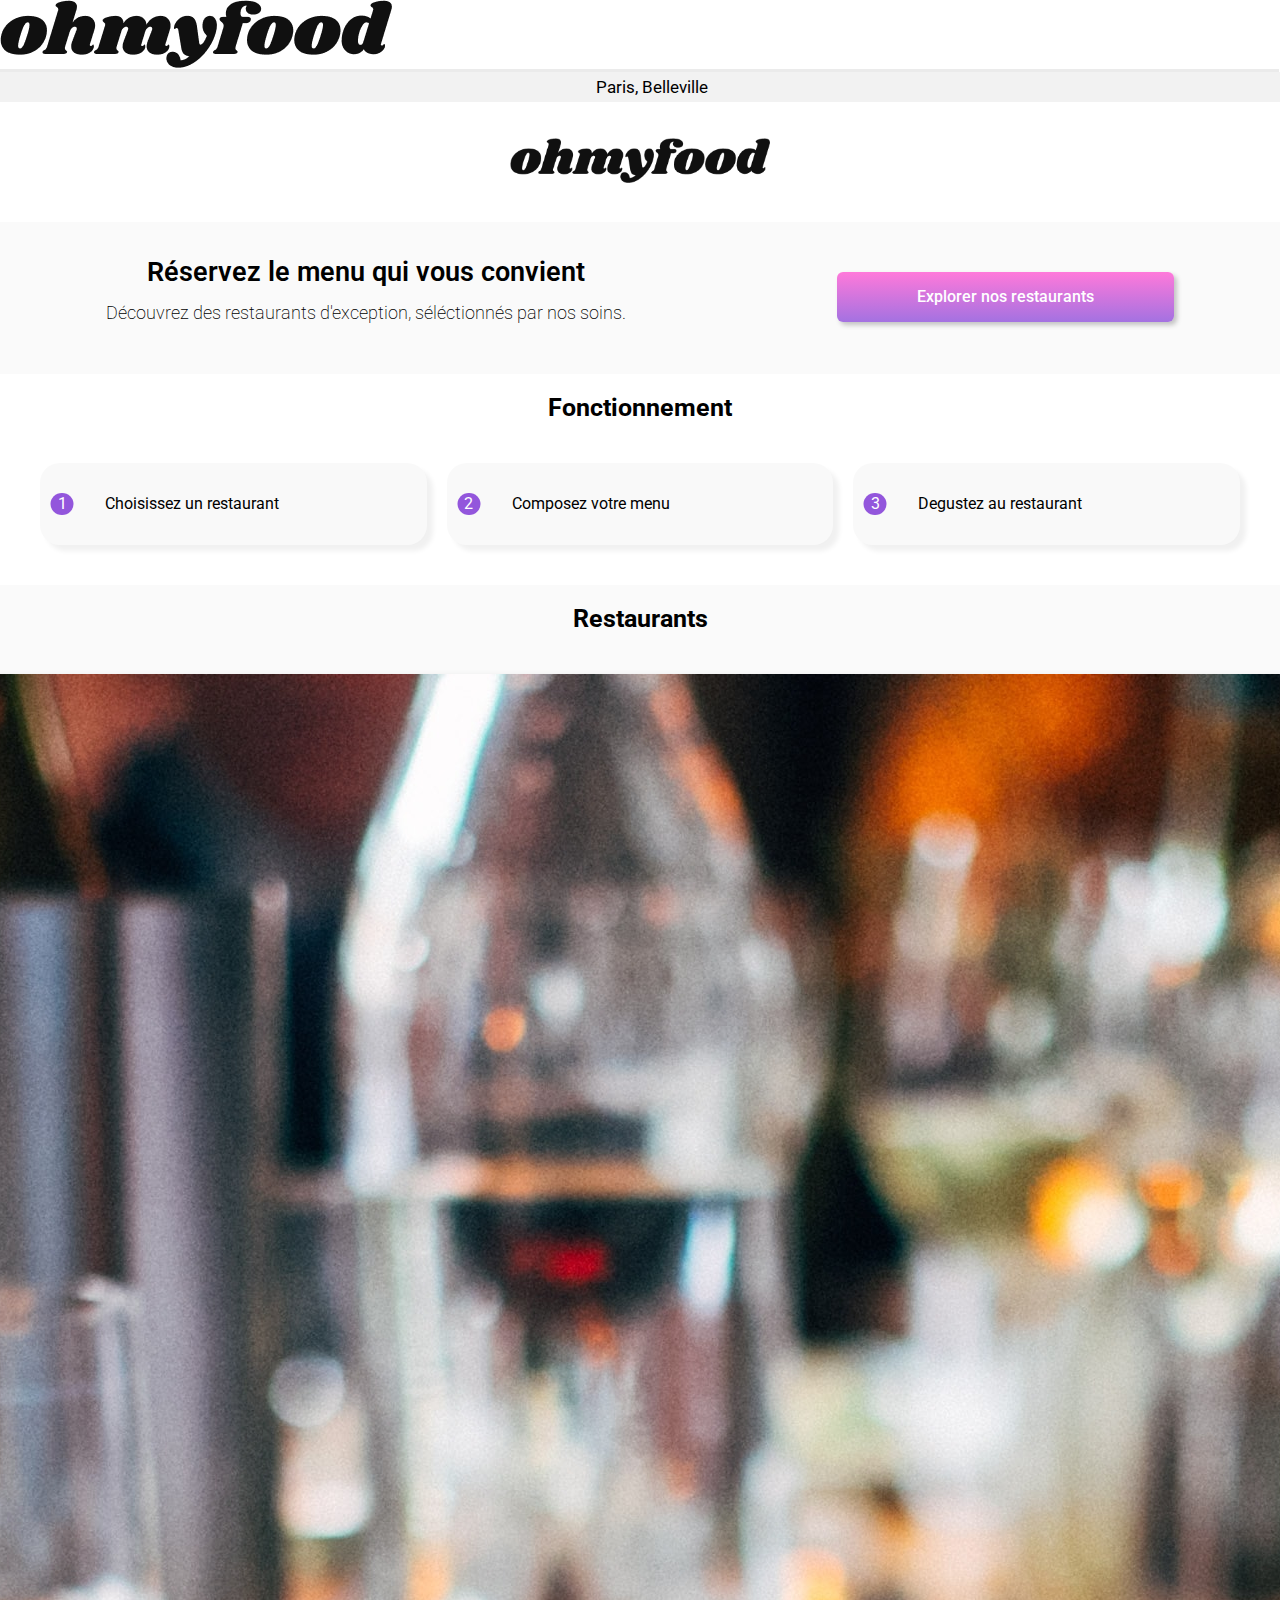
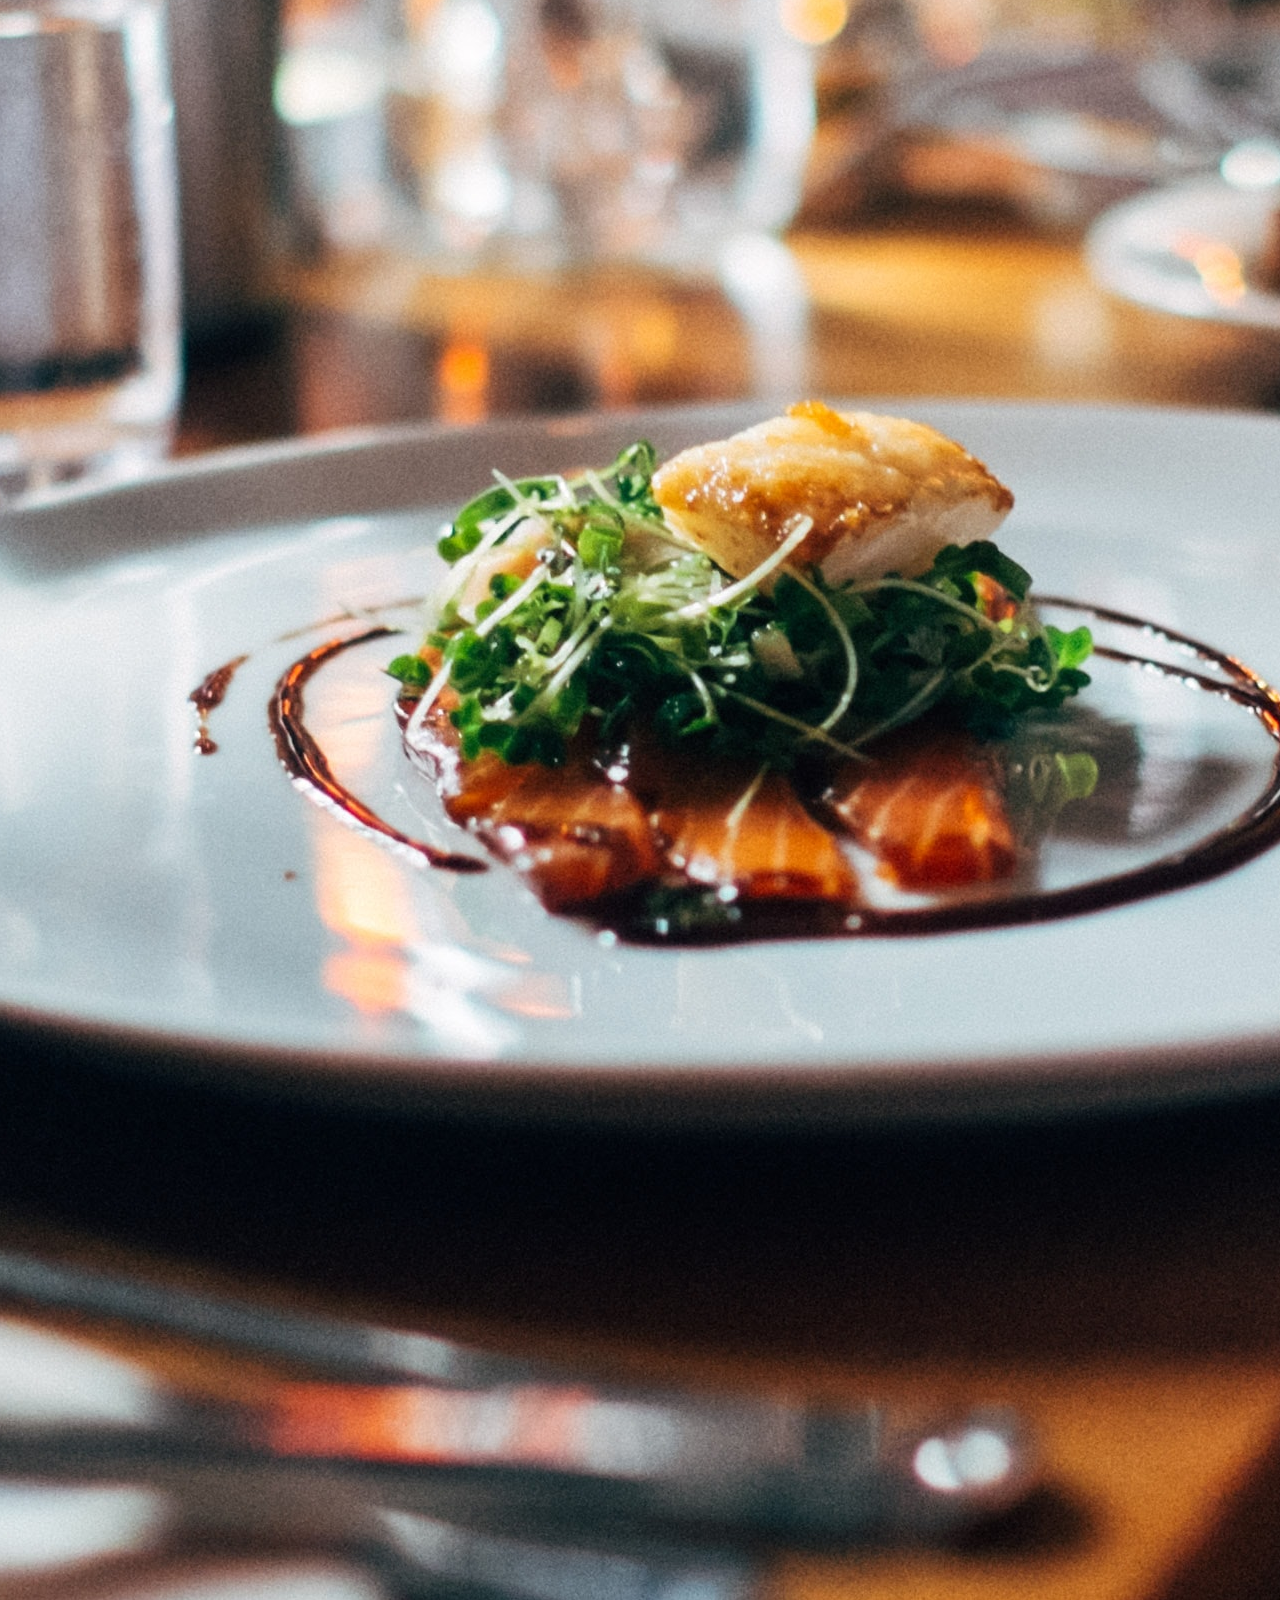
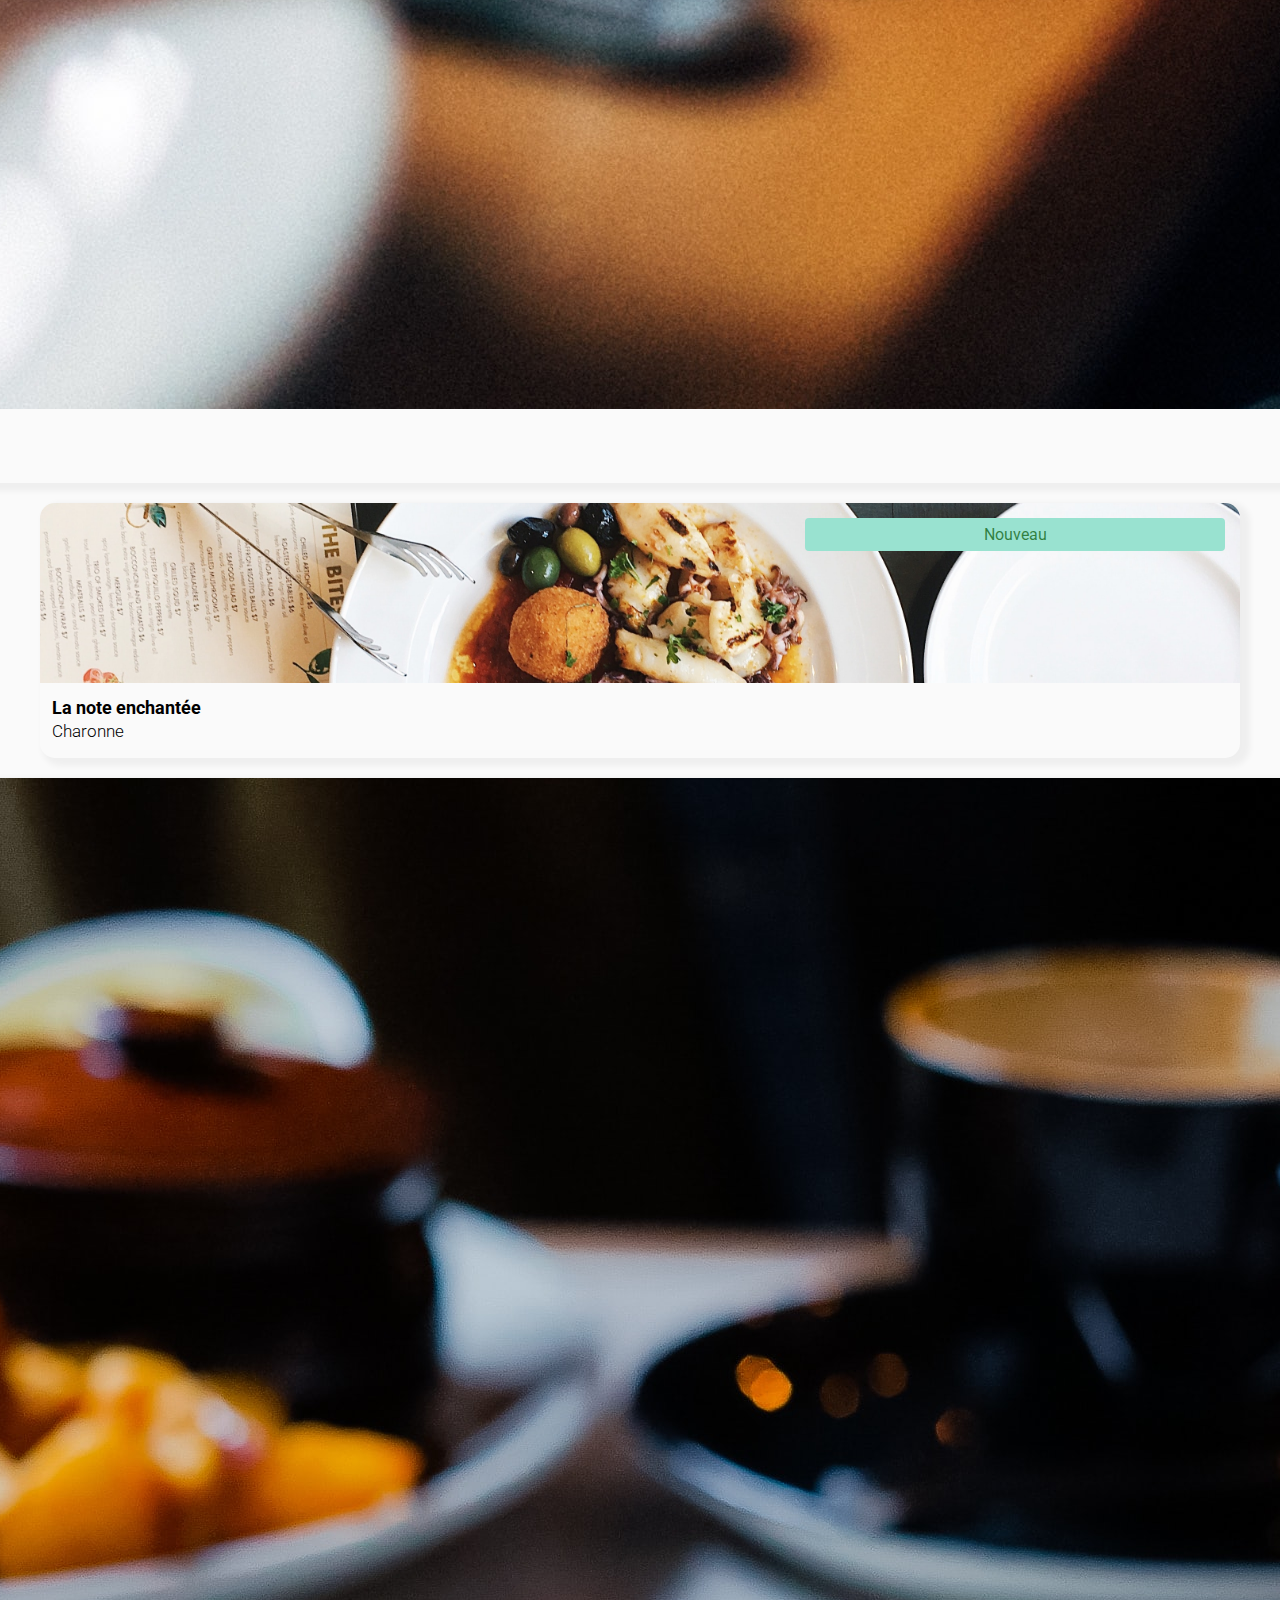
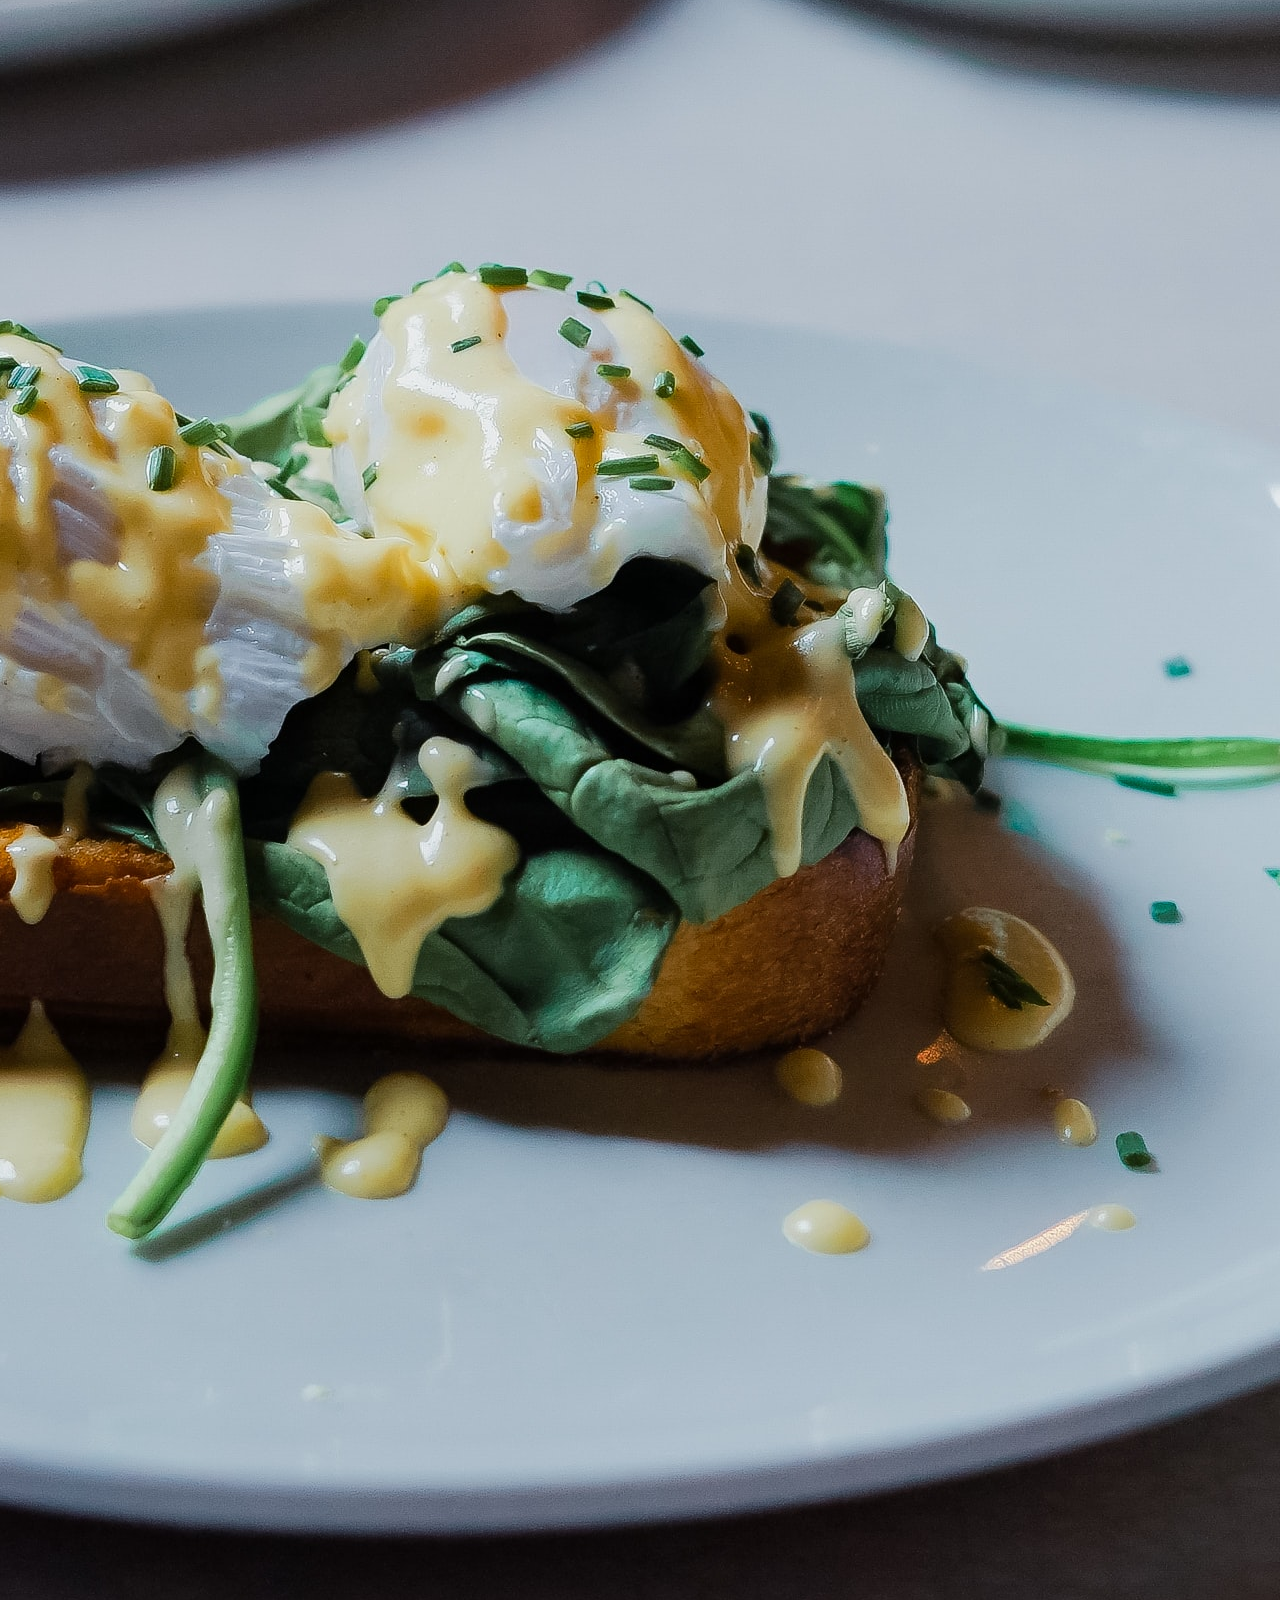
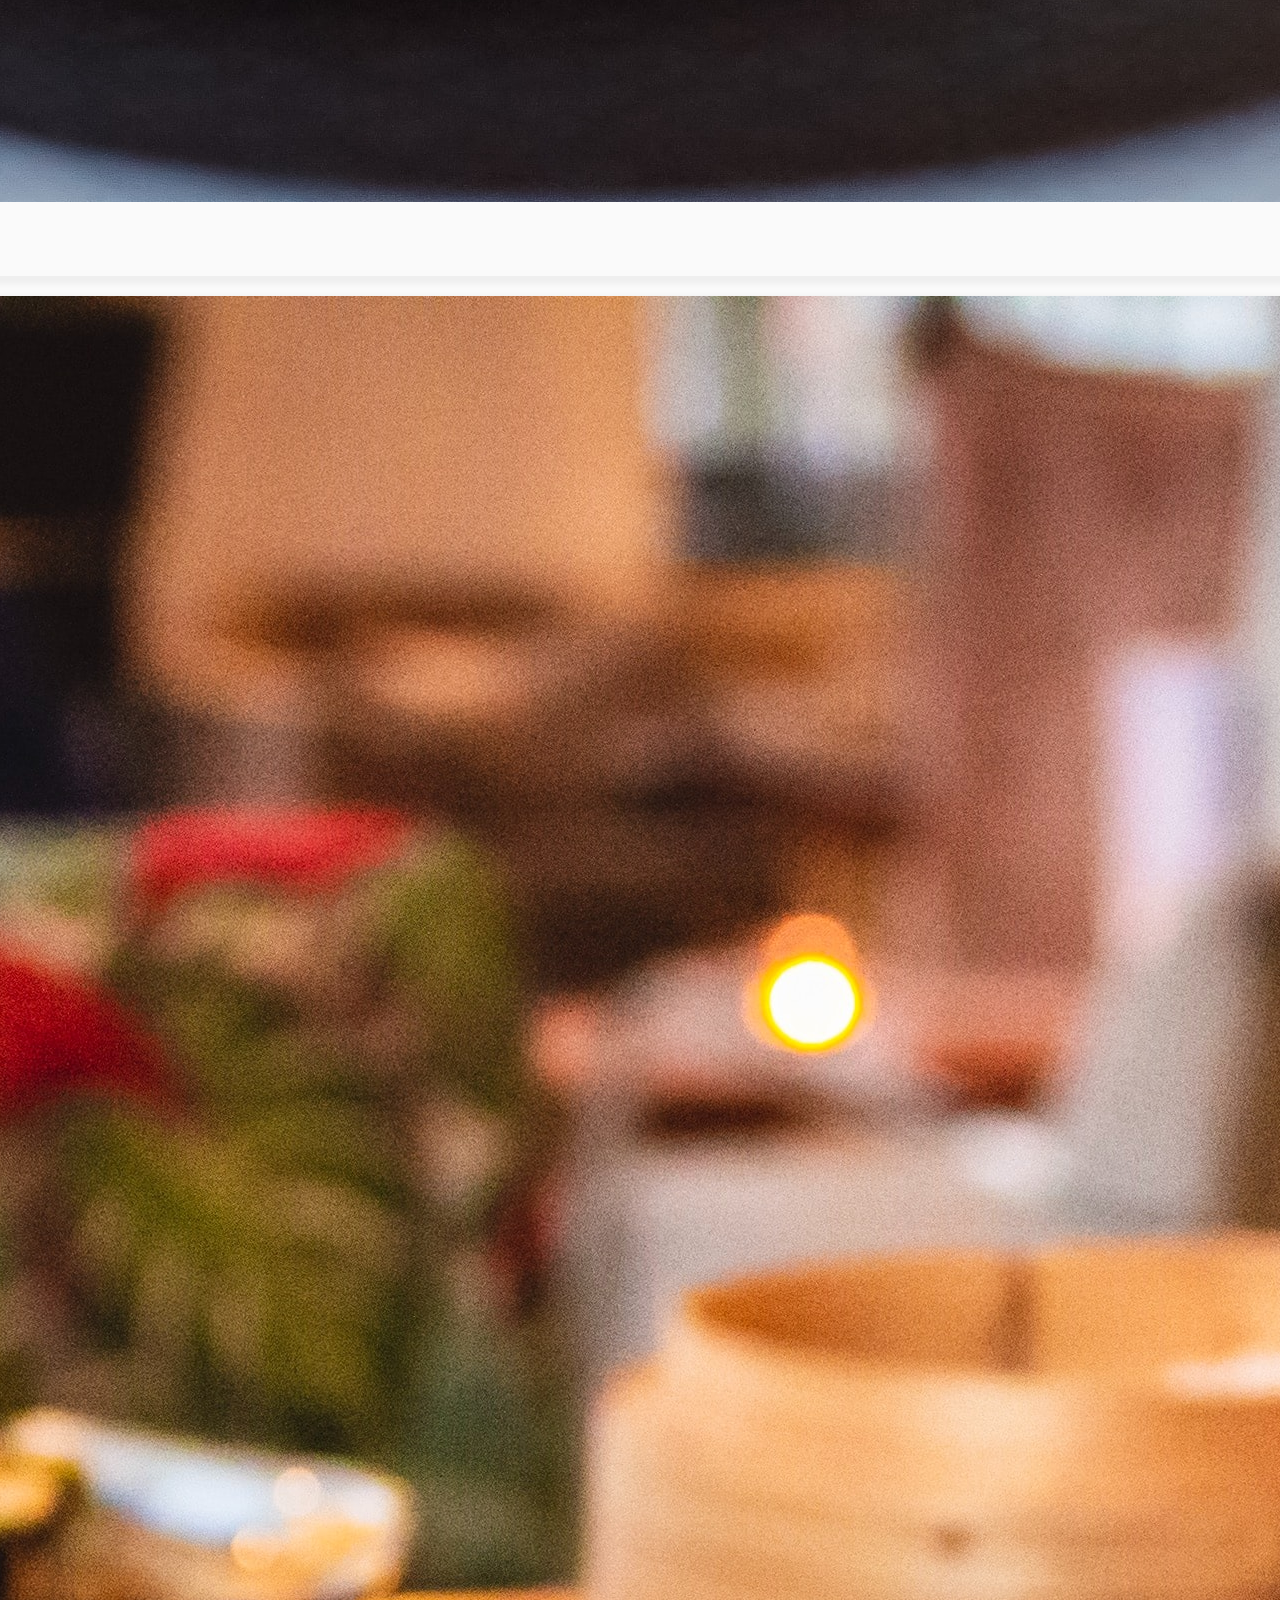
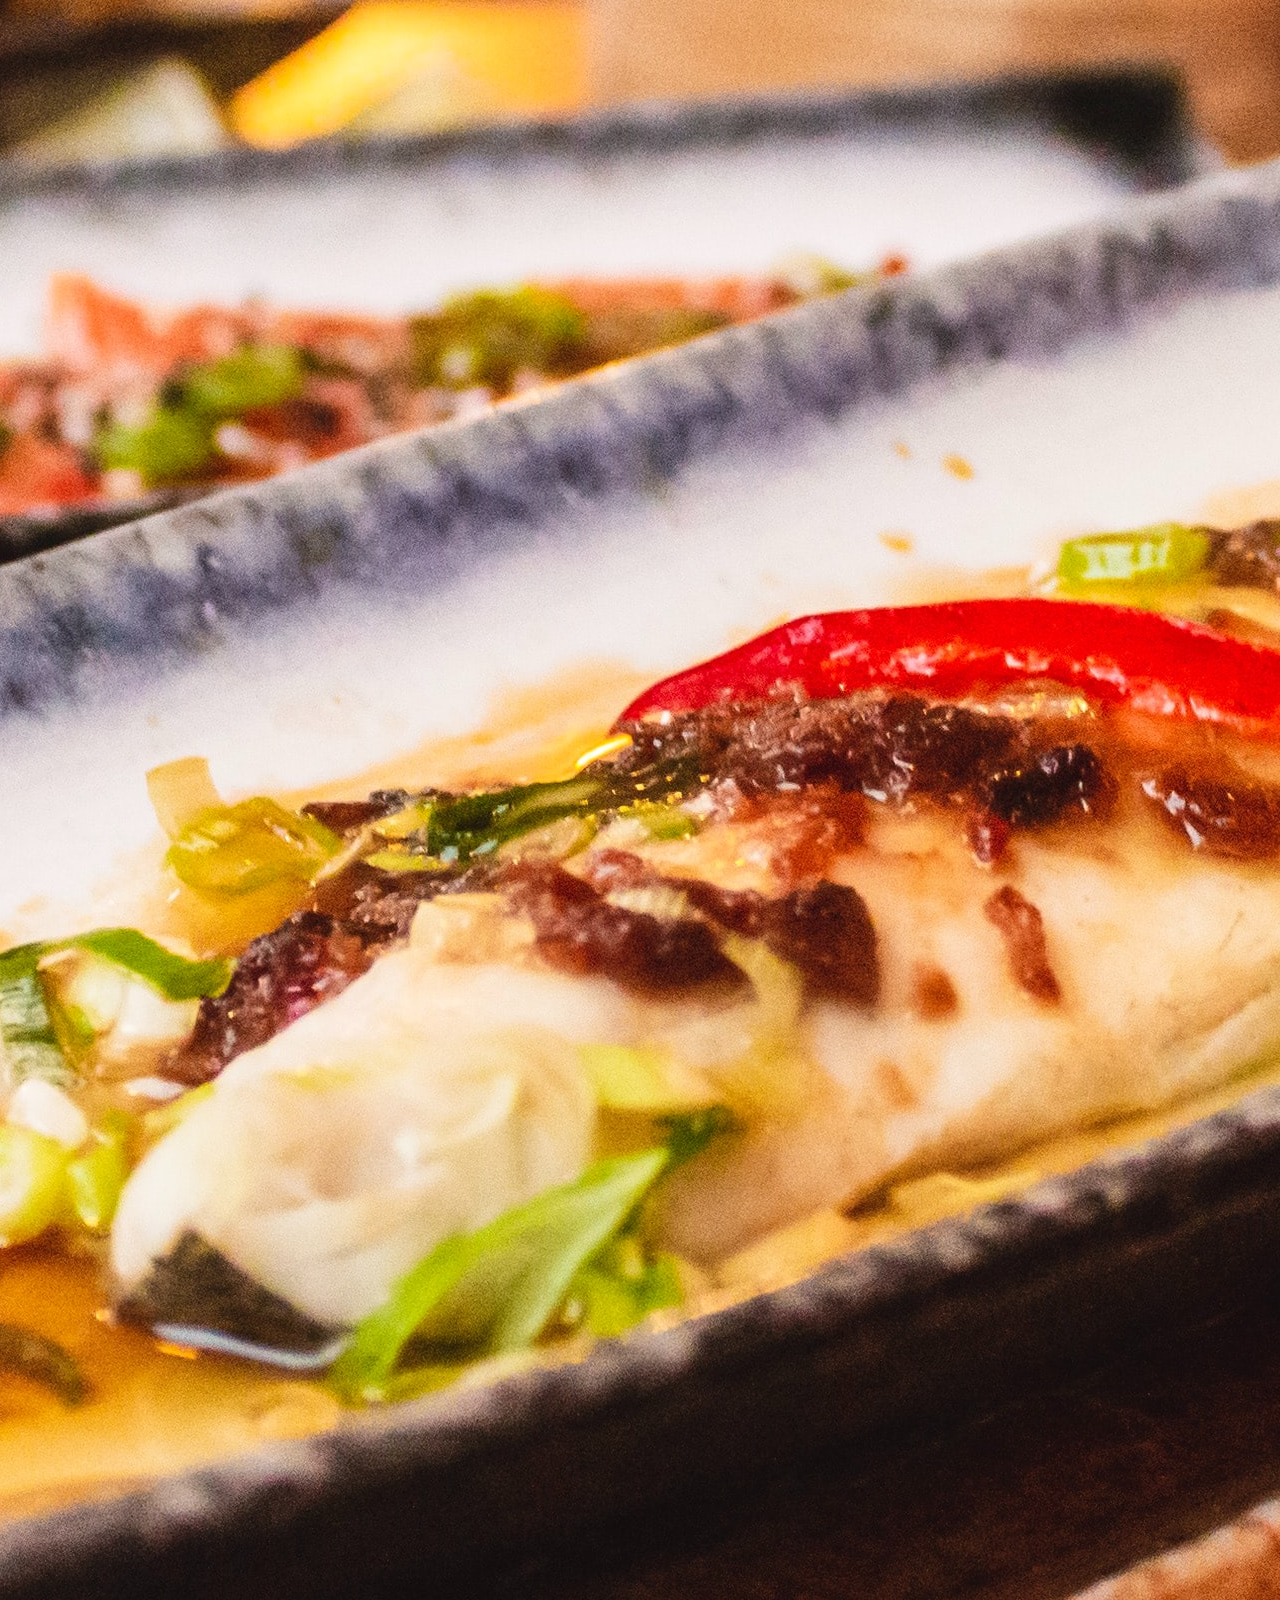
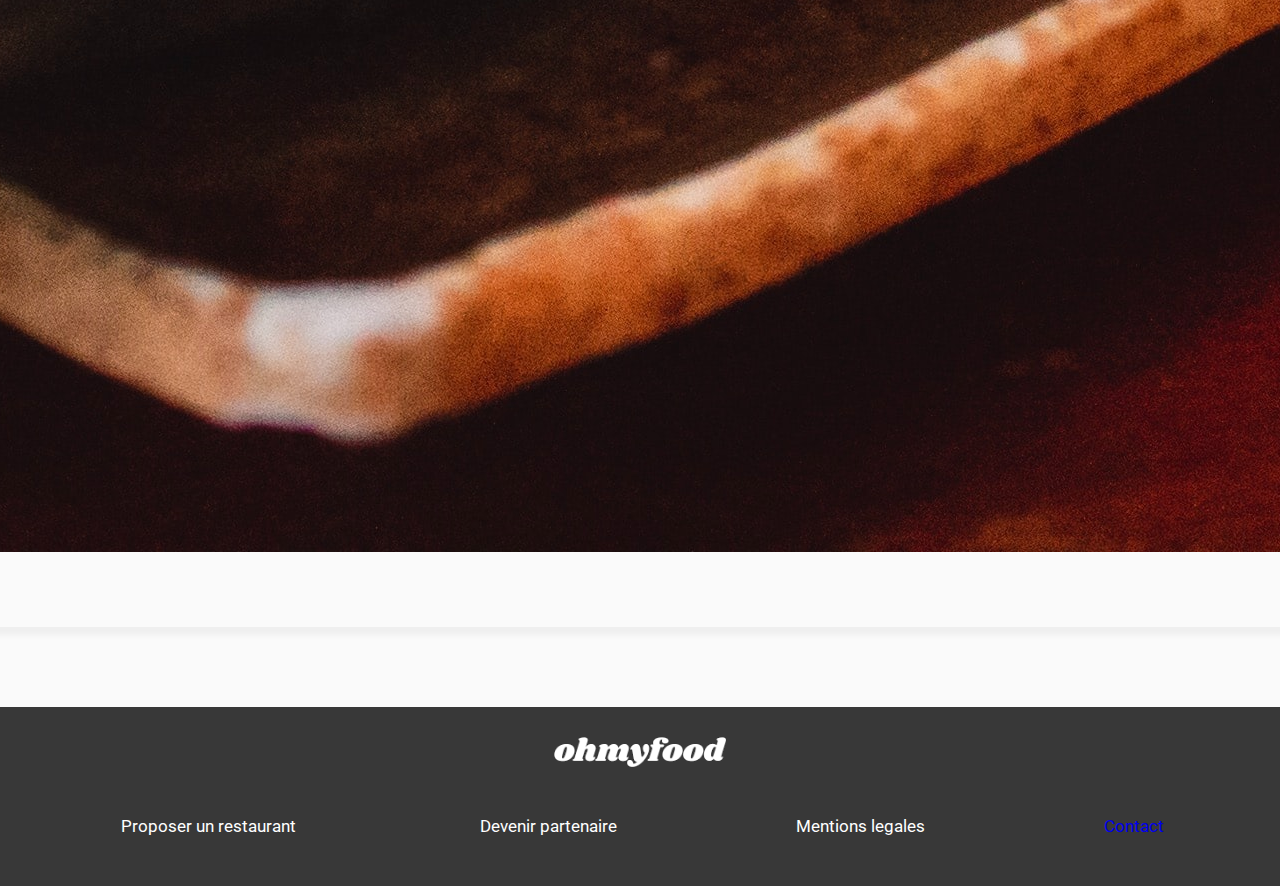
<file: index.html>
<!DOCTYPE html>
  <html lang="fr">
    <head>
      <meta charset="UTF-8">
      <meta name="viewport" content="width=device-width,initial-scale=1.0">
      <link rel="stylesheet" href="https://use.fontawesome.com/releases/v5.14.0/css/all.css" integrity="sha384-HzLeBuhoNPvSl5KYnjx0BT+WB0QEEqLprO+NBkkk5gbc67FTaL7XIGa2w1L0Xbgc" crossorigin="anonymous"/>
      <link rel="stylesheet" href="style/index.css"/>
      <link rel="stylesheet" href="style/normalize.css"/>
      <link href="https://fonts.googleapis.com/css2?family=Roboto:wght@100;300;400;500;700;900&display=swap" rel="stylesheet">
      <link href="https://fonts.googleapis.com/css2?family=Shrikhand&display=swap" rel="stylesheet"> 
      <title>Accueil-ohmyfood!</title>
      <meta name="title" content="accueilohmyfood" id="homepage">
      <meta name="description" content="Ohmyfood! est une entreprise de commande de repas en ligne. Notre concept permet aux utilisateurs de composer leur propre menu et réduire leur temps d'attente dans les restaurants.">
    </head>
  <body>
    <div class="loader_background">
      <div class="loader_container">
        <img class="logo_loader" src="style/images/logo/ohmyfood.png" alt="logo ohmyfood">
          <div class="loader">
          </div>
      </div>
    </div>
    <header class="media_header">
      <div class="logo_section">
        <a href="index.html">
          <img class="logo_ohmyfood" src="style/images/logo/ohmyfood.png" alt="logo ohmyfood">
        </a>
      </div>
      <div class="paris_section">
        <div class="city_box">
          <i class="fas fa-map-marker-alt">
          </i>
          <div class="city">Paris, Belleville 
          </div>
        </div>
      </div>
      <div class="explore_section">
        <div class="explore_text">
          <h1>Réservez le menu qui vous convient
          </h1>
          <p>Découvrez des restaurants d'exception, séléctionnés par nos soins.
          </p>
        </div>
        <div class="button_box">
          <a href="#restaurant" class="explore_button">Explorer nos restaurants 
          </a>
        </div>
      </div>
    </header>
    <section class="function_section">
      <header> 
        <h2>Fonctionnement
        </h2>
      </header>
      <div class="function_button"> 
        <div class="number">1
        </div>
        <div class="function_logo">
          <i class="fas fe fa-tablet-alt">
          </i>
        </div>
        <span class="function_text">Choisissez un restaurant
        </span>
      </div>
      <div class="function_button"> 
        <div class="number">2
        </div>
        <div class="function_logo">
          <i class="fas fe fa-list-ul">
          </i>
        </div>
        <span class="function_text">Composez votre menu
        </span> 
      </div>
      <div class="function_button"> 
        <div class="number">3
        </div>
          <div class="function_logo">
            <i class="fas fe fa-store">
            </i>
          </div>
          <span class="function_text">Degustez au restaurant
          </span>
        </div>
    </section>
      <main> 
        <div class="resto_section">
          <header>
            <h2>Restaurants
            </h2>
          </header>
            <article class="resto_card">
              <a href="la_palette_du_goût.html" class="resto card link">
                <figure class="card_figure">
                  <div class="resto_card_new">Nouveau
                  </div>
                    <img 
                      class="card_image_2" 
                      src="style/images/restaurants/jay-wennington-N_Y88TWmGwA-unsplash.jpg" 
                      alt="image d'un plat du restaurant La palette du goût"
                    >
                    <figcaption class="card_figcaption">
                      <div class="card_text">  
                        <h3 class="resto_name">La palette du goût
                        </h3>
                        <span class="resto_place">Ménilmontant
                        </span>
                      </div>
                      <div class="heart_icon" >
                        <i class="far ft fa-heart"></i>
                        <i class="fas heart fa-heart"></i>
                      </div>
                    </figcaption> 
                </figure>
              </a>
            </article>
            <article class="resto_card">
              <a href="la_note_enchantée.html" class="resto card link">
                <figure class="card_figure">
                  <div class="resto_card_new">Nouveau
                  </div>
                    <img 
                      class="card_image" 
                      src="style/images/restaurants/stil-u2Lp8tXIcjw-unsplash.jpg" 
                      alt="image d'un plat du restaurant La palette du goût"
                    >
                      <figcaption class="card_figcaption">
                        <div class="card_text">  
                          <h3 class="resto_name">La note enchantée
                          </h3>
                          <span class="resto_place">Charonne
                          </span>
                        </div>
                        <div class="heart_icon">
                          <i class="far ft fa-heart">
                          </i>
                          <i class="fas heart fa-heart">
                          </i>
                        </div>
                      </figcaption> 
                </figure>
              </a>
            </article>
            <article class="resto_card">
              <a href="à_la_Française.html" class="resto card link">
                <figure class="card_figure">
                  <img 
                    class="card_image_2" 
                    src="style/images/restaurants/toa-heftiba-DQKerTsQwi0-unsplash.jpg" 
                    alt="image d'un plat du restaurant La palette du goût"
                  >
                  <figcaption class="card_figcaption">
                    <div class="card_text">  
                      <h3 class="resto_name">À la française
                      </h3>
                      <span class="resto_place">Cité Rouge
                      </span>
                    </div>
                    <div class="heart_icon" >
                      <i class="far ft fa-heart">
                      </i>
                      <i class="fas heart fa-heart">
                      </i>
                    </div>
                  </figcaption> 
                </figure>
              </a>
            </article>
            <article class="resto_card">
              <a href="le_délice_des_sens.html" class="resto card link">
                <figure class="card_figure">
                  <img 
                    class="card_image_2" 
                    src="style/images/restaurants/louis-hansel-shotsoflouis-qNBGVyOCY8Q-unsplash.jpg" 
                    alt="image d'un plat du restaurant La palette du goût"
                  >
                    <figcaption class="card_figcaption">
                      <div class="card_text">  
                        <h3 class="resto_name">Le délice des sens
                        </h3>
                          <span class="resto_place">Folie-Méricourt
                          </span>
                      </div>
                      <div class="heart_icon" >
                        <i class="far ft fa-heart">
                        </i>
                        <i class="fas heart fa-heart">
                        </i>
                      </div>
                    </figcaption> 
                </figure>
              </a>
            </article>
        </div>
      </main>
      <footer class="footer">
        <div class="footer_media">
          <img class="logo_ohmyfood" src="style/images/logo/ohmyfood.png" alt="logo ohmyfood">
        </div> 
        <div class="footer_box">
          <div class="footer_text_box">
            <i class="fas fa-utensils">
            </i>
            <div class="footer_text">Proposer un restaurant
            </div>
          </div>
          <div class="footer_text_box">
            <i class="fas fa-hands-helping">
            </i>
            <div class="footer_text">Devenir partenaire
            </div>
          </div>
          <div class="footer_text_box_2">Mentions legales
          </div>
          <div class="footer_text_box_2">
            <a class="footer_text" href="mailto:ohmyfood@gmail.com">Contact
            </a>
          </div>
        </div>
      </footer>
  </body>
</file>
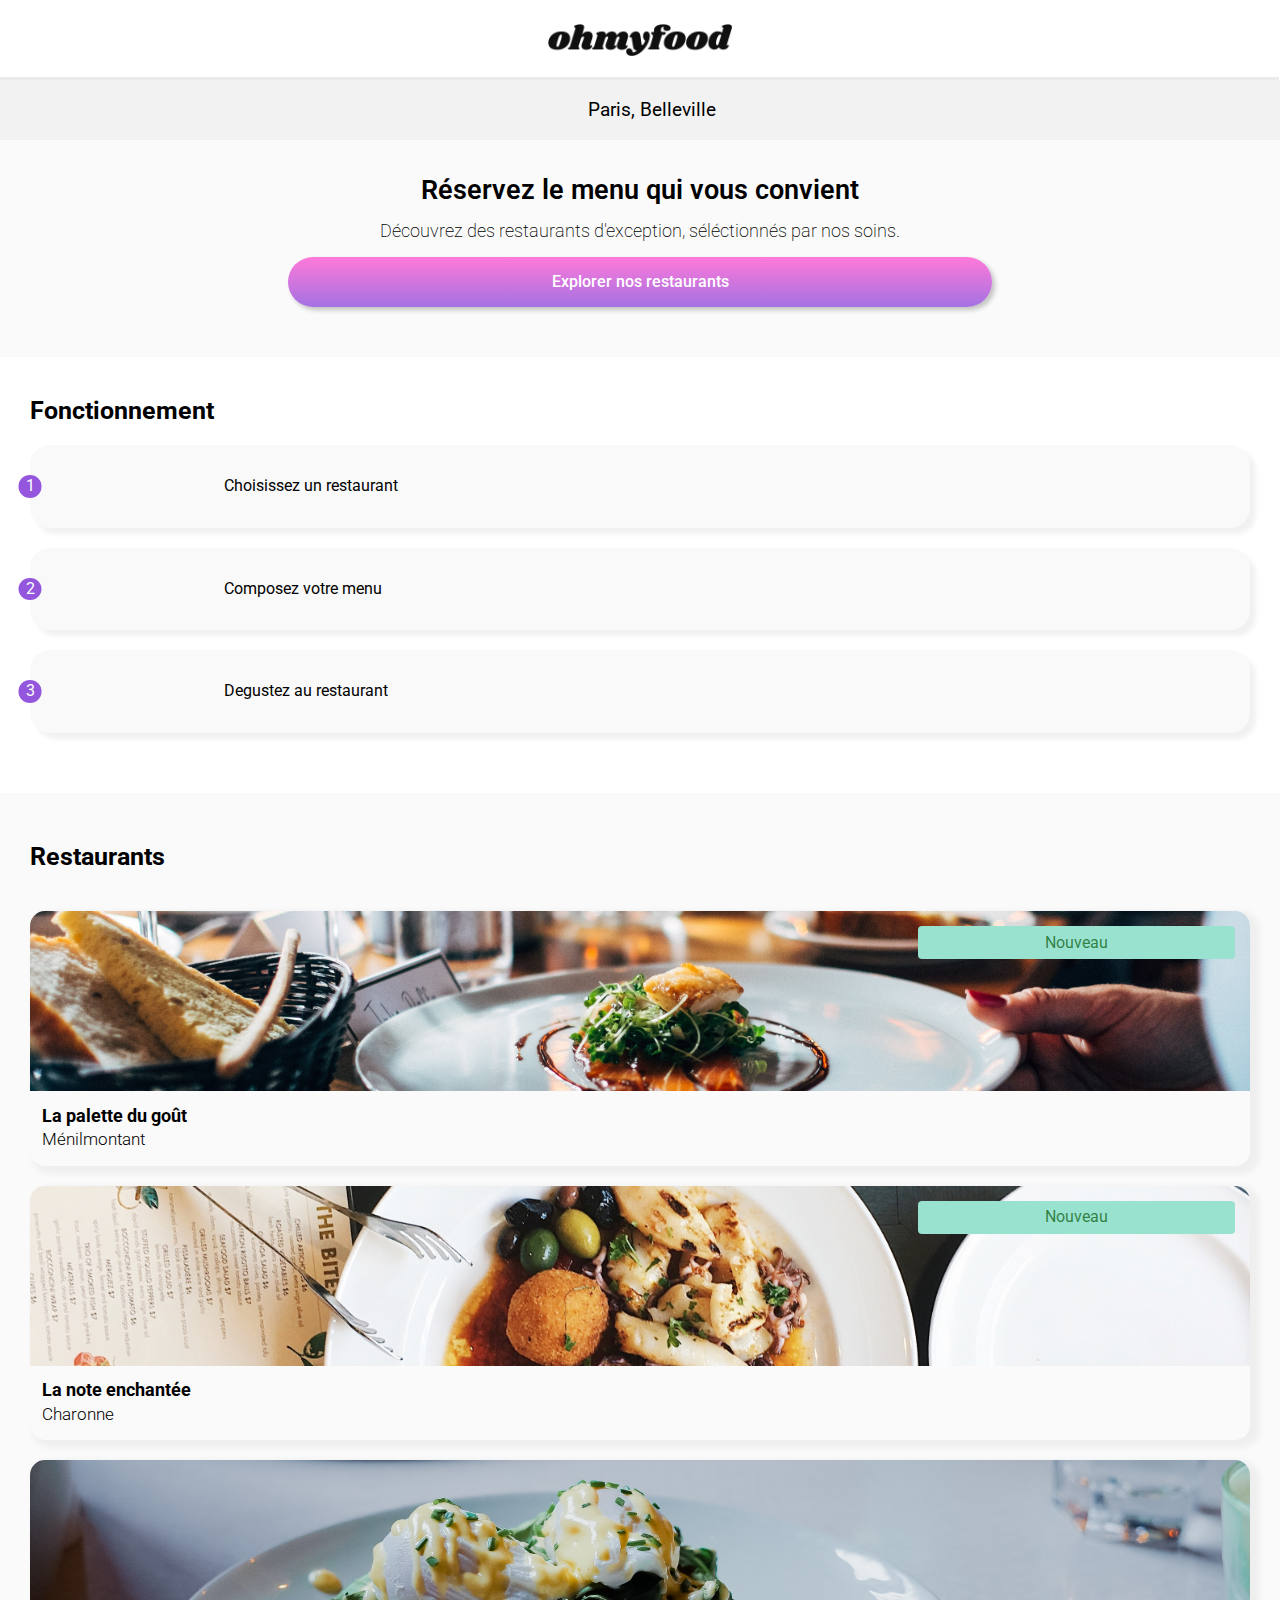
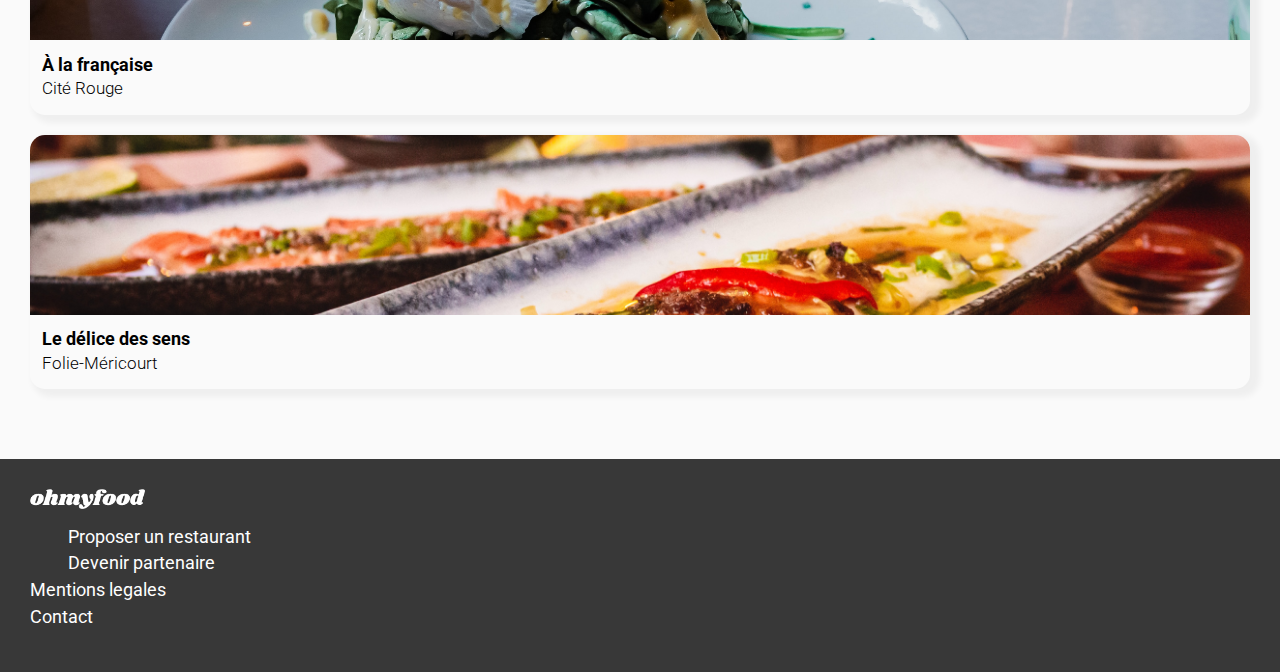
<file: sass/index.html>
<!DOCTYPE html>
<html lang="fr">
<head>
<meta charset="UTF-8">
<meta name="viewport" content="width=device-width,initial-scale=1.0">
<link rel="stylesheet" href="https://use.fontawesome.com/releases/v5.14.0/css/all.css" integrity="sha384-HzLeBuhoNPvSl5KYnjx0BT+WB0QEEqLprO+NBkkk5gbc67FTaL7XIGa2w1L0Xbgc" crossorigin="anonymous"/>
<link rel="stylesheet" href="css/scss/index.css">
<link rel="stylesheet" href="css/normalize.css"/>
<link href="https://fonts.googleapis.com/css2?family=Roboto:wght@100;300;400;500;700;900&display=swap" rel="stylesheet">
<link href="https://fonts.googleapis.com/css2?family=Shrikhand&display=swap" rel="stylesheet"> 
<title>Acueil-ohmyfood!</title>
<meta name="title" content="Accueilohmyfood!">
<meta name="description" content="Ohmyfood! est une entreprise de commande de repas en ligne. Notre concept permet aux utilisateurs de composer leur propre menu et réduire leur temps d'attente dans les restaurants.">
</head>
<body>
    <header>
     <div class="logo_section">
      <img class="logo_ohmyfood" src="images/logo/ohmyfood.png" alt="logo ohmyfood">
     </div>
      <div class="paris_section">
       <div class="city_box"><i class="fas fa-map-marker-alt"></i>
        <div class="city">Paris, Belleville </div>
      </div>
     </div>
      <div class="explore_section">
       <h1>Réservez le menu qui vous convient</h1>
        <p class="explore_text">Découvrez des restaurants d'exception, séléctionnés par nos soins.</p>
         <div class="button_box"> <a href="#restaurant"class="explore_button">Explorer nos restaurants </a></div>
        </div>
       </header>
      <section class="function_section">
       <header> 
        <h2>Fonctionnement</h2>
       </header>
        <div class="function_button"> 
         <div class="number">1</div>
          <div class="function_logo"><i class="fas fa-tablet-alt"></i></div><span class="function_text">Choisissez un restaurant</span>
         </div>
          <div class="function_button"> 
           <div class="number">2</div>
            <div class="function_logo"><i class="fas fa-list-ul"></i></div><span class="function_text">Composez votre menu</span> 
           </div>
            <div class="function_button"> 
             <div class="number">3</div>
              <div class="function_logo"><i class="fas fa-store"></i></div><span class="function_text">Degustez au restaurant</span>
             </div>
           </section>
            <main> 
             <div class="resto_section">
              <header>
               <h2>Restaurants</h2>
              </header>
               <article class="resto_card">
                <a href="html/La-palette-du-gout.html" class="resto card link">
                 <figure class="card_figure">
                  <div class="resto_card_new">Nouveau</div>
                   <img class="card_image" src="images/restaurants/jay-wennington-N_Y88TWmGwA-unsplash.jpg" alt="image d'un plat du restaurant La palette du goût">
                    <figcaption class="card_figcaption">
                     <div class="card_text">  
                      <h3 class="resto_name">La palette du goût</h3>
                       <span class="resto_place">Ménilmontant</span>
                      </div>
                       <div class="heart_icon" >
                        <i class="fal fa-heart"></i>
                       </div>
                      </figcaption> 
                     </figure>
                    </a>
                   </article>
                   <article class="resto_card">
                    <a href="html/La-palette-du-gout.html" class="resto card link">
                     <figure class="card_figure">
                      <div class="resto_card_new">Nouveau</div>
                       <img class="card_image" src="images/restaurants/stil-u2Lp8tXIcjw-unsplash.jpg" alt="image d'un plat du restaurant La palette du goût">
                        <figcaption class="card_figcaption">
                         <div class="card_text">  
                          <h3 class="resto_name">La note enchantée</h3>
                           <span class="resto_place">Charonne</span>
                          </div>
                           <div class="heart_icon" >
                            <i class="fal fa-heart"></i>
                           </div>
                          </figcaption> 
                         </figure>
                        </a>
                       </article>
                       <article class="resto_card">
                        <a href="html/La-palette-du-gout.html" class="resto card link">
                         <figure class="card_figure">
                           <img class="card_image" src="images/restaurants/toa-heftiba-DQKerTsQwi0-unsplash.jpg" alt="image d'un plat du restaurant La palette du goût">
                            <figcaption class="card_figcaption">
                             <div class="card_text">  
                              <h3 class="resto_name">À la française</h3>
                               <span class="resto_place">Cité Rouge</span>
                             </div>
                              <div class="heart_icon" >
                                <i class="fal fa-heart"></i>
                              </div>
                             </figcaption> 
                            </figure>
                           </a>
                          </article>
                          <article class="resto_card">
                            <a href="html/La-palette-du-gout.html" class="resto card link">
                             <figure class="card_figure">
                               <img class="card_image" src="images/restaurants/louis-hansel-shotsoflouis-qNBGVyOCY8Q-unsplash.jpg" alt="image d'un plat du restaurant La palette du goût">
                                <figcaption class="card_figcaption">
                                 <div class="card_text">  
                                  <h3 class="resto_name">Le délice des sens</h3>
                                   <span class="resto_place">Folie-Méricourt</span>
                                 </div>
                                  <div class="heart_icon" >
                                    <i class="fal fa-heart"></i>
                                  </div>
                                 </figcaption> 
                                </figure>
                               </a>
                              </article>
                            </div>
                              <footer class="footer">
                               <img class="logo_ohmyfood" src="images/logo/ohmyfood.png" alt="logo ohmyfood">
                               <div class="footer_box">
                               <div class="footer_text_box"><i class="fas fa-utensils"></i><div class="footer_text">Proposer un restaurant</div></div>
                               <div class="footer_text_box"><i class="fal fa-hands-helping"></i><div class="footer_text">Devenir partenaire</div></div>
                               <div class="footer_text_box_2">Mentions legales</div>
                               <div class="footer_text_box_2">Contact</div>
                               </div>
                              </footer>
            
       </main>
</file>
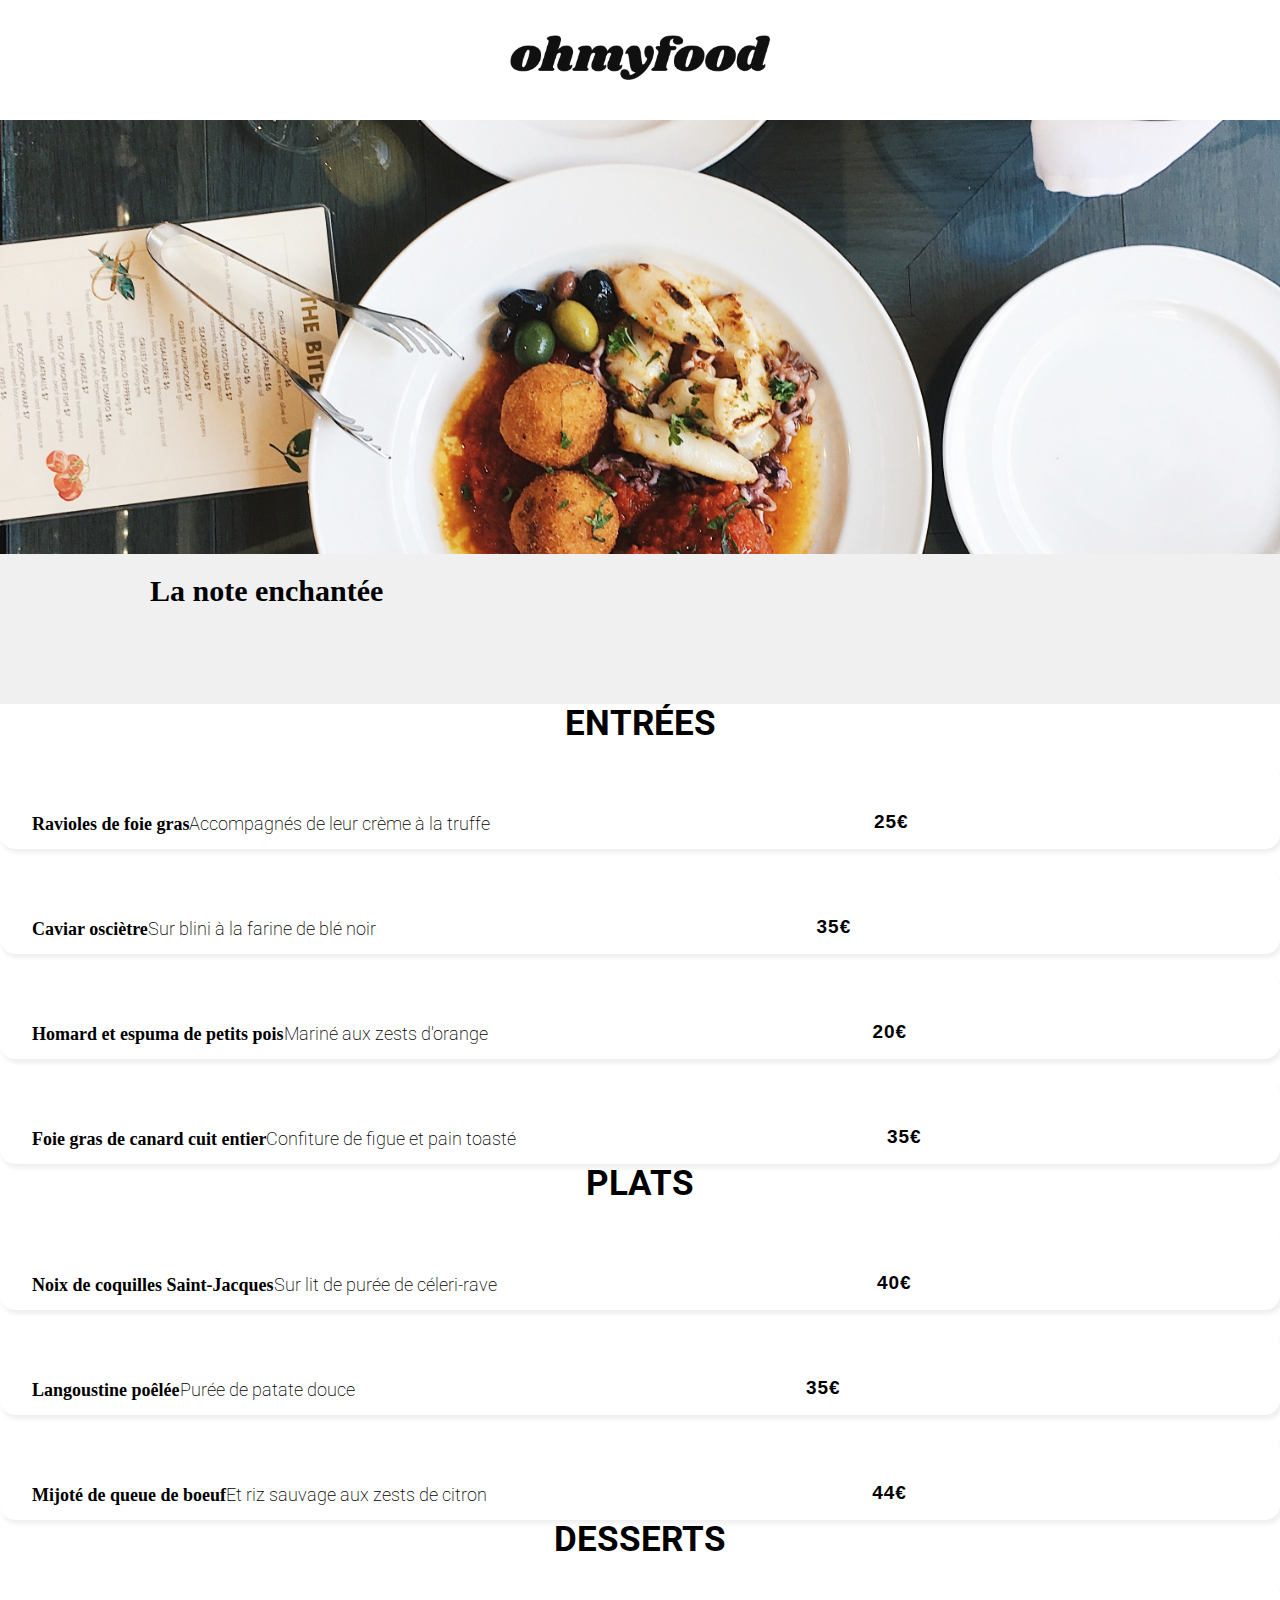
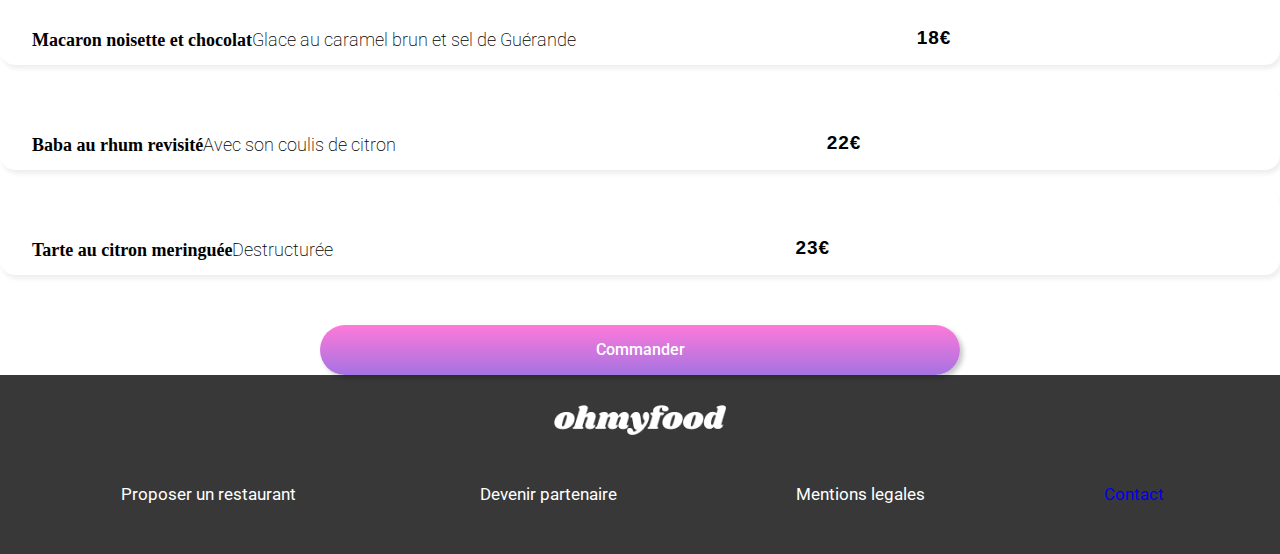
<file: la_note_enchantée.html>
<!DOCTYPE html>
  <html lang="fr">
    <head>
      <meta charset="UTF-8">
      <meta name="viewport" content="width=device-width,initial-scale=1.0">
      <link rel="stylesheet" href="https://use.fontawesome.com/releases/v5.14.0/css/all.css" integrity="sha384-HzLeBuhoNPvSl5KYnjx0BT+WB0QEEqLprO+NBkkk5gbc67FTaL7XIGa2w1L0Xbgc" crossorigin="anonymous"/>
      <link rel="stylesheet" href="style/index.css">
      <link rel="stylesheet" href="style/normalize.css"/>
      <link href="https://fonts.googleapis.com/css2?family=Roboto:wght@100;300;400;500;700;900&display=swap" rel="stylesheet">
      <link href="https://fonts.googleapis.com/css2?family=Shrikhand&display=swap" rel="stylesheet"> 
      <title>La note enchantée</title>
      <meta name="title" content="la_note_enchantée">
      <meta name="description" content="Ohmyfood! la_note_enchantée.">
    </head>
  <body>
    <header>
      <div class="logo_section">
        <a href="index.html">
          <i class="fas fa-arrow-left"></i>
        </a>
        <a href="index.html">
          <img class="logo_ohmyfood" src="style/images/logo/ohmyfood.png" alt="logo ohmyfood">
        </a>
      </div>
      <div>
        <img 
          class="menu_img" 
          src="style/images/restaurants/stil-u2Lp8tXIcjw-unsplash.jpg" 
          alt="image d'un plat du menu de la note enchantée"
        >
      </div>
    </header>
    <main>
      <div class="main_menu">
        <header class="menu_header_1" >
          <h1>La note enchantée
          </h1>
          <div class="heart_icon" >
            <i class="far ft fa-heart">
            </i>
            <i class="fas heart fa-heart">
            </i>
          </div> 
        </header>
      </div> 
      <section class="section_menu" >
        <header>
          <h2>ENTRÉES
          </h2>
          <div class="green_line">
          </div>
        </header>
        <article class="card_1">
          <div class="container">
            <div class="menu_card">
              <div class="menu_header">
                <h3 class="menu_title"> Ravioles de foie gras
                </h3>
                <p class="menu_description"> Accompagnés de leur crème à la truffe
                </p>
              </div>
              <span class="menu_price">25€
              </span>
              <div class="menu_confirmation">
                <div class="menu_icon">
                  <i class="fas icon_logo fa-check">
                  </i>
                </div>
              </div>  
            </div> 
          </div>
        </article>
        <article class="card_2">
          <div class="container">
            <div class="menu_card">
              <div class="menu_header">
                <h3 class="menu_title"> Caviar osciètre
                </h3>
                <p class="menu_description"> Sur blini à la farine de blé noir
                </p>
              </div>
              <span class="menu_price">35€
              </span>
              <div class="menu_confirmation">
                <div class="menu_icon">
                  <i class="fas icon_logo fa-check">
                  </i>
                </div>
              </div>  
            </div> 
          </div>
        </article>
        <article class="card_3">
          <div class="container">
            <div class="menu_card">
              <div class="menu_header">
                <h3 class="menu_title"> Homard et espuma de petits pois
                </h3>
                <p class="menu_description"> Mariné aux zests d'orange
                </p>
              </div>
              <span class="menu_price">20€
              </span>
              <div class="menu_confirmation">
                <div class="menu_icon">
                  <i class="fas icon_logo fa-check">
                  </i>
                </div>
              </div>  
            </div> 
          </div>
        </article>
        <article class="card_4">
          <div class="container">
            <div class="menu_card">
              <div class="menu_header">
                <h3 class="menu_title"> Foie gras de canard cuit entier
                </h3>
                <p class="menu_description"> Confiture de figue et pain toasté
                </p>
              </div>
              <span class="menu_price">35€
              </span>
              <div class="menu_confirmation">
                <div class="menu_icon">
                  <i class="fas icon_logo fa-check">
                  </i>
                </div>
              </div>  
            </div> 
          </div>
        </article>
      </section>
      <section class="section_menu" >
        <header>
          <h2>PLATS
          </h2>
          <div class="green_line">
          </div>
        </header>
        <article class="card_5">
          <div class="container">
            <div class="menu_card">
              <div class="menu_header">
                <h3 class="menu_title"> Noix de coquilles Saint-Jacques
                </h3>
                <p class="menu_description"> Sur lit de purée de céleri-rave
                </p>
              </div>
              <span class="menu_price">40€
              </span>
              <div class="menu_confirmation">
                <div class="menu_icon">
                  <i class="fas icon_logo fa-check">
                  </i>
                </div>
              </div>  
            </div> 
          </div>
        </article>
        <article class="card_6">
          <div class="container">
            <div class="menu_card">
              <div class="menu_header">
                <h3 class="menu_title"> Langoustine poêlée
                </h3>
                <p class="menu_description"> Purée de patate douce
                </p>
              </div>
              <span class="menu_price">35€
              </span>
              <div class="menu_confirmation">
                <div class="menu_icon">
                  <i class="fas icon_logo fa-check">
                  </i>
                </div>
              </div>  
            </div> 
          </div>
        </article>
        <article class="card_7">
          <div class="container">
            <div class="menu_card">
              <div class="menu_header">
                <h3 class="menu_title"> Mijoté de queue de boeuf
                </h3>
                <p class="menu_description"> Et riz sauvage aux zests de citron
                </p>
              </div>
              <span class="menu_price">44€
              </span>
              <div class="menu_confirmation">
                <div class="menu_icon">
                  <i class="fas icon_logo fa-check">
                  </i>
                </div>
              </div>  
            </div> 
          </div>
        </article>
      </section> 
      <section class="section_menu">
        <header>
          <h2>DESSERTS
          </h2>
          <div class="green_line">
          </div>
        </header>
        <article class="card_8">
          <div class="container">
            <div class="menu_card">
              <div class="menu_header">
                <h3 class="menu_title"> Macaron noisette et chocolat
                </h3>
                <p class="menu_description"> Glace au caramel brun et sel de Guérande
                </p>
              </div>
              <span class="menu_price">18€
              </span>
              <div class="menu_confirmation">
                <div class="menu_icon">
                  <i class="fas icon_logo fa-check">
                  </i>
                </div>
              </div>  
            </div> 
          </div>
        </article>
        <article class="card_9">
          <div class="container">
            <div class="menu_card">
              <div class="menu_header">
                <h3 class="menu_title"> Baba au rhum revisité
                </h3>
                <p class="menu_description"> Avec son coulis de citron
                </p>
              </div>
              <span class="menu_price">22€
              </span>
              <div class="menu_confirmation">
                <div class="menu_icon">
                  <i class="fas icon_logo fa-check">
                  </i>
                </div>
              </div>  
            </div> 
          </div>
        </article>
        <article class="card_10">
          <div class="container">
            <div class="menu_card">
              <div class="menu_header">
                <h3 class="menu_title"> Tarte au citron meringuée
                </h3>
                <p class="menu_description"> Destructurée
                </p>
              </div>
              <span class="menu_price">23€
              </span>
              <div class="menu_confirmation">
                <div class="menu_icon">
                  <i class="fas icon_logo fa-check">
                  </i>
                </div>
              </div>  
            </div> 
          </div>
        </article>
      </section>  
      <div class="button_box">
        <a href="#commander" class="explore_button">Commander
        </a>
      </div>
    </main>
    <footer class="footer">
      <div class="footer_media">
        <img class="logo_ohmyfood" src="style/images/logo/ohmyfood.png" alt="logo ohmyfood">
      </div> 
      <div class="footer_box">
        <div class="footer_text_box">
          <i class="fas fa-utensils">
          </i>
          <div class="footer_text">Proposer un restaurant
          </div>
        </div>
        <div class="footer_text_box">
          <i class="fas fa-hands-helping">
          </i>
          <div class="footer_text">Devenir partenaire
          </div>
        </div>
        <div class="footer_text_box_2">Mentions legales
        </div>
        <div class="footer_text_box_2">
          <a class="footer_text" href="mailto:ohmyfood@gmail.com">Contact
          </a>
        </div>
      </div>
    </footer> 
  </body>
</file>
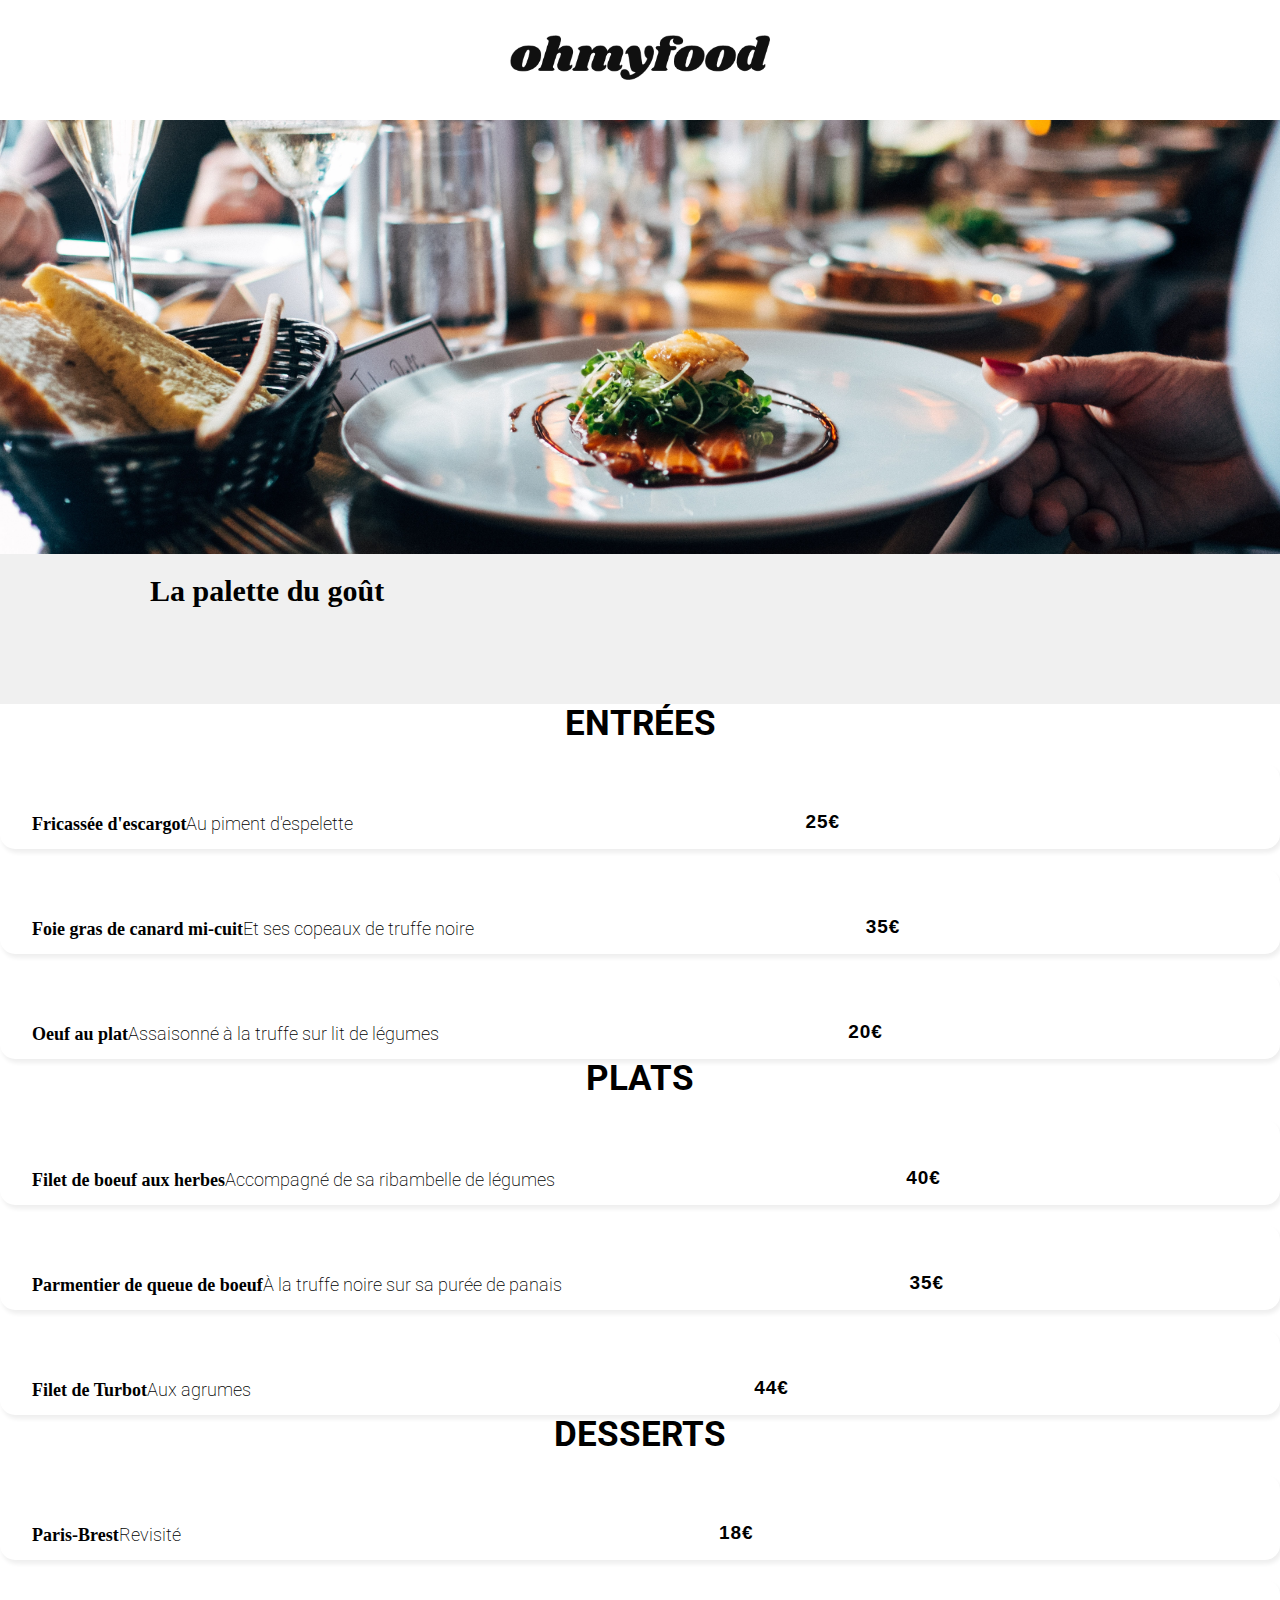
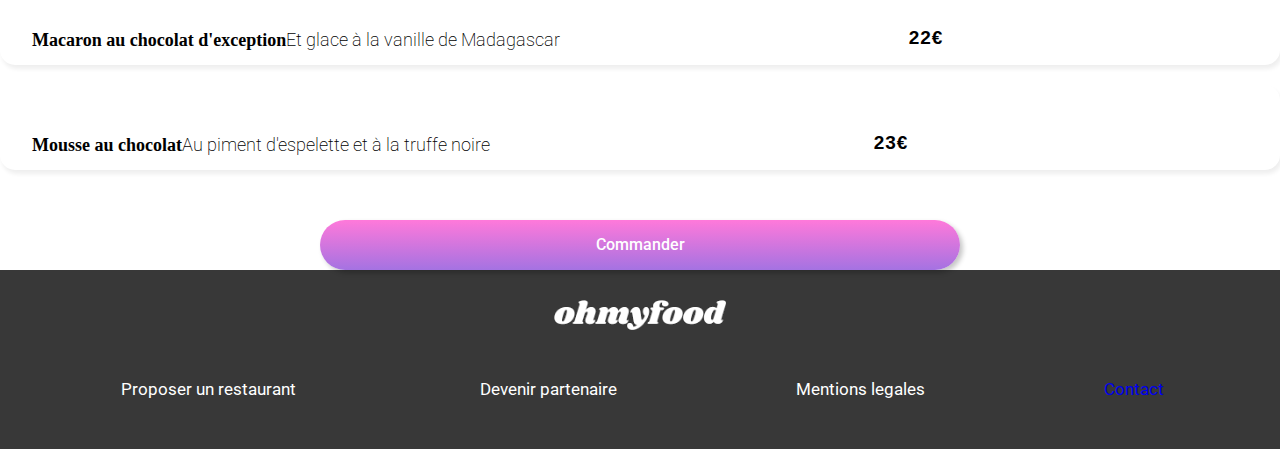
<file: la_palette_du_goût.html>
<!DOCTYPE html>
  <html lang="fr">
    <head>
      <meta charset="UTF-8">
      <meta name="viewport" content="width=device-width,initial-scale=1.0">
      <link rel="stylesheet" href="https://use.fontawesome.com/releases/v5.14.0/css/all.css" integrity="sha384-HzLeBuhoNPvSl5KYnjx0BT+WB0QEEqLprO+NBkkk5gbc67FTaL7XIGa2w1L0Xbgc" crossorigin="anonymous"/>
      <link rel="stylesheet" href="style/index.css">
      <link rel="stylesheet" href="style/normalize.css"/>
      <link href="https://fonts.googleapis.com/css2?family=Roboto:wght@100;300;400;500;700;900&display=swap" rel="stylesheet">
      <link href="https://fonts.googleapis.com/css2?family=Shrikhand&display=swap" rel="stylesheet"> 
      <title>La palette du goût</title>
      <meta name="title" content="la_palette_du_goût">
      <meta name="description" content="Ohmyfood! La palette du goût.">
    </head>
  <body>
    <header>
      <div class="logo_section">
        <a href="/">
          <i class="fas arrow fa-arrow-left">
          </i>
        </a>
        <a href="/">
          <img class="logo_ohmyfood" src="style/images/logo/ohmyfood.png" alt="logo ohmyfood">
        </a>
      </div>
      <div>
        <img 
          class="menu_img" 
          src="style/images/restaurants/jay-wennington-N_Y88TWmGwA-unsplash.jpg" 
          alt="image d'un plat du menu de la palette du goût"
        >
      </div>
    </header>
    <main>
      <div class="main_menu">
        <header class="menu_header_1" >
          <h1>La palette du goût
          </h1>
          <div class="heart_icon" >
            <i class="far ft fa-heart">
            </i>
            <i class="fas heart fa-heart">
            </i>
          </div> 
        </header>
      </div> 
      <section class="section_menu" >
        <header>
          <h2>ENTRÉES
          </h2>
          <div class="green_line">
          </div>
        </header>
        <article class="card_1">
          <div class="container">
            <div class="menu_card">
              <div class="menu_header">
                <h3 class="menu_title"> Fricassée d'escargot
                </h3>
                <p class="menu_description"> Au piment d'espelette
                </p>
              </div>
              <span class="menu_price">25€
              </span>
              <div class="menu_confirmation">
                <div class="menu_icon">
                  <i class="fas icon_logo fa-check">
                  </i>
                </div>
              </div>  
            </div> 
          </div>
        </article>
        <article class="card_2">
          <div class="container">
            <div class="menu_card">
              <div class="menu_header">
                <h3 class="menu_title"> Foie gras de canard mi-cuit
                </h3>
                <p class="menu_description"> Et ses copeaux de truffe noire
                </p>
              </div>
              <span class="menu_price">35€
              </span>
              <div class="menu_confirmation">
                <div class="menu_icon">
                  <i class="fas icon_logo fa-check">
                  </i>
                </div>
              </div>  
            </div> 
          </div>
        </article>
        <article class="card_3">
          <div class="container">
            <div class="menu_card">
              <div class="menu_header">
                <h3 class="menu_title"> Oeuf au plat
                </h3>
                <p class="menu_description"> Assaisonné à la truffe sur lit de légumes
                </p>
              </div>
              <span class="menu_price">20€
              </span>
              <div class="menu_confirmation">
                <div class="menu_icon">
                  <i class="fas icon_logo fa-check">
                  </i>
                </div>
              </div>  
            </div> 
          </div>
        </article>
      </section>
      <section class="section_menu" >
        <header class="header_type" >
          <h2>PLATS
          </h2>
          <div class="green_line">
          </div>
        </header>
        <article class="card_4">
          <div class="container">
            <div class="menu_card">
              <div class="menu_header">
                <h3 class="menu_title"> Filet de boeuf aux herbes
                </h3>
                <p class="menu_description"> Accompagné de sa ribambelle de légumes
                </p>
              </div>
              <span class="menu_price">40€
              </span>
              <div class="menu_confirmation">
                <div class="menu_icon">
                  <i class="fas icon_logo fa-check">
                  </i>
                </div>
              </div>  
            </div> 
          </div>
        </article>
        <article class="card_5">
          <div class="container">
            <div class="menu_card">
              <div class="menu_header">
                <h3 class="menu_title"> Parmentier de queue de boeuf
                </h3>
                <p class="menu_description"> À la truffe noire sur sa purée de panais
                </p>
              </div>
              <span class="menu_price">35€
              </span>
              <div class="menu_confirmation">
                <div class="menu_icon">
                  <i class="fas icon_logo fa-check">
                  </i>
                </div>
              </div>  
            </div> 
          </div>
        </article>
        <article class="card_6">
          <div class="container">
            <div class="menu_card">
              <div class="menu_header">
                <h3 class="menu_title"> Filet de Turbot
                </h3>
                <p class="menu_description"> Aux agrumes
                </p>
              </div>
              <span class="menu_price">44€
              </span>
              <div class="menu_confirmation">
                <div class="menu_icon">
                  <i class="fas icon_logo fa-check">
                  </i>
                </div>
              </div>  
            </div> 
          </div>
        </article>
      </section> 
      <section class="section_menu">
        <header>
          <h2>DESSERTS
          </h2>
          <div class="green_line">
          </div>
        </header>
        <article class="card_7">
          <div class="container">
            <div class="menu_card">
              <div class="menu_header">
                <h3 class="menu_title"> Paris-Brest
                </h3>
                <p class="menu_description"> Revisité
                </p>
              </div>
              <span class="menu_price">18€
              </span>
              <div class="menu_confirmation">
                <div class="menu_icon">
                  <i class="fas icon_logo fa-check">
                  </i>
                </div>
              </div>  
            </div> 
          </div>
        </article>
        <article class="card_8">
          <div class="container">
            <div class="menu_card">
              <div class="menu_header">
                <h3 class="menu_title"> Macaron au chocolat d'exception
                </h3>
                <p class="menu_description"> Et glace à la vanille de Madagascar
                </p>
              </div>
              <span class="menu_price">22€
              </span>
              <div class="menu_confirmation">
                <div class="menu_icon">
                  <i class="fas icon_logo fa-check">
                  </i>
                </div>
              </div>  
            </div> 
          </div>
        </article>
        <article class="card_9">
          <div class="container">
            <div class="menu_card">
              <div class="menu_header">
                <h3 class="menu_title"> Mousse au chocolat
                </h3>
                <p class="menu_description"> Au piment d'espelette et à la truffe noire
                </p>
              </div>
              <span class="menu_price">23€
              </span>
              <div class="menu_confirmation">
                <div class="menu_icon">
                  <i class="fas icon_logo fa-check">
                  </i>
                </div>
              </div>  
            </div> 
          </div>
        </article>
      </section>  
      <div class="button_box">
        <a href="#commander" class="explore_button">Commander
        </a>
      </div>
    </main>
    <footer class="footer">
      <div class="footer_media">
        <img class="logo_ohmyfood" src="style/images/logo/ohmyfood.png" alt="logo ohmyfood">
      </div> 
      <div class="footer_box">
        <div class="footer_text_box">
          <i class="fas fa-utensils">
          </i>
          <div class="footer_text">Proposer un restaurant
          </div>
        </div>
        <div class="footer_text_box">
          <i class="fas fa-hands-helping">
          </i>
          <div class="footer_text">Devenir partenaire
          </div>
        </div>
        <div class="footer_text_box_2">Mentions legales
        </div>
        <div class="footer_text_box_2">
          <a class="footer_text" href="mailto:ohmyfood@gmail.com">Contact
          </a>
        </div>
      </div>
    </footer> 
  </body>
</file>
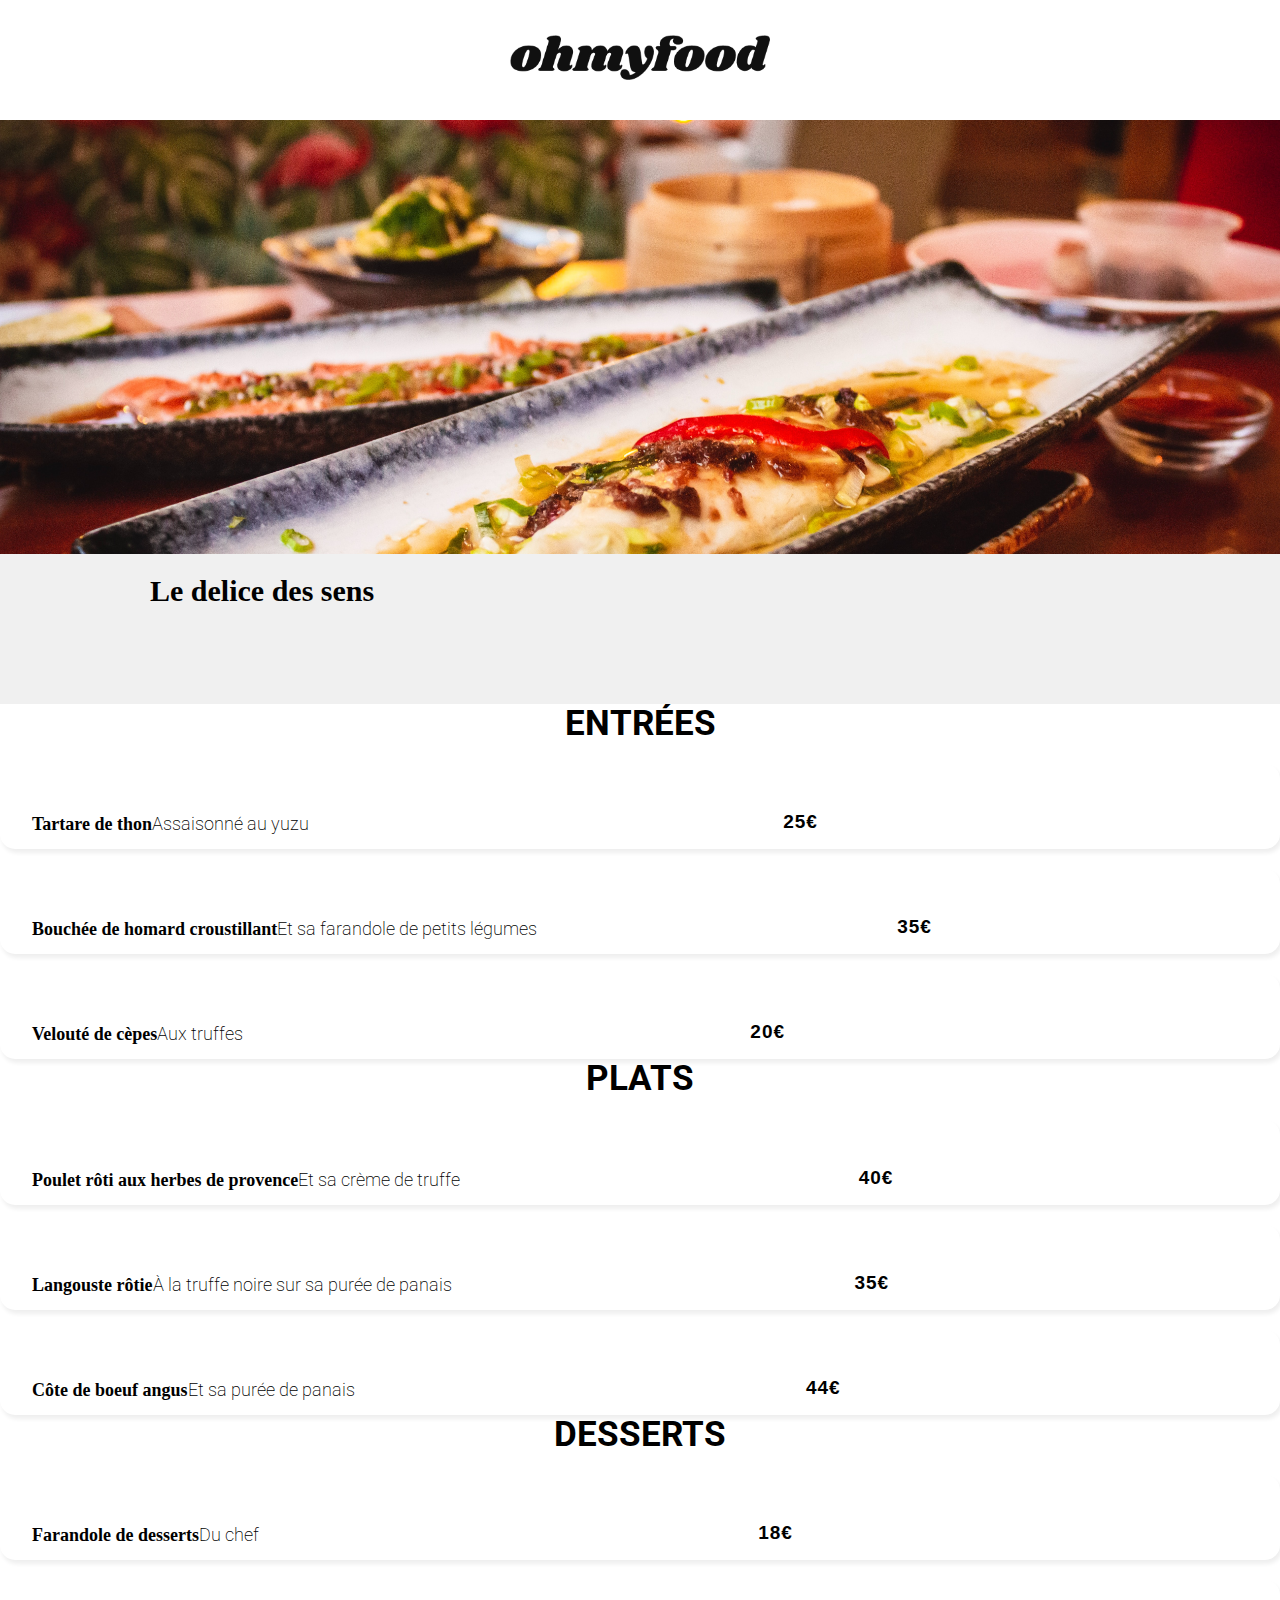
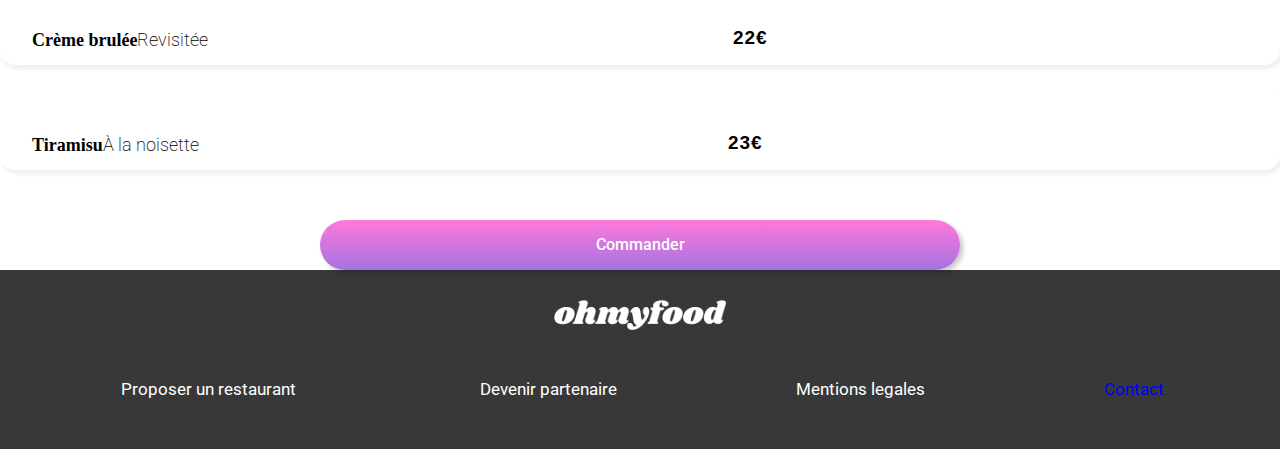
<file: le_délice_des_sens.html>
<!DOCTYPE html>
  <html lang="fr">
    <head>
      <meta charset="UTF-8">
      <meta name="viewport" content="width=device-width,initial-scale=1.0">
      <link rel="stylesheet" href="https://use.fontawesome.com/releases/v5.14.0/css/all.css" integrity="sha384-HzLeBuhoNPvSl5KYnjx0BT+WB0QEEqLprO+NBkkk5gbc67FTaL7XIGa2w1L0Xbgc" crossorigin="anonymous"/>
      <link rel="stylesheet" href="style/index.css">
      <link rel="stylesheet" href="style/normalize.css"/>
      <link href="https://fonts.googleapis.com/css2?family=Roboto:wght@100;300;400;500;700;900&display=swap" rel="stylesheet">
      <link href="https://fonts.googleapis.com/css2?family=Shrikhand&display=swap" rel="stylesheet"> 
      <title>Le delice des sens</title>
      <meta name="title" content="le_délice_des_sens">
      <meta name="description" content="Ohmyfood! Le delice des sens.">
    </head>
  <body>
    <header>
      <div class="logo_section">
        <a href="/">
          <i class="fas arrow fa-arrow-left">
          </i>
        </a>
        <a href="/">
          <img class="logo_ohmyfood" src="style/images/logo/ohmyfood.png" alt="logo ohmyfood">
        </a>
      </div>
      <div>
        <img 
          class="menu_img" 
          src="style/images/restaurants/louis-hansel-shotsoflouis-qNBGVyOCY8Q-unsplash.jpg" 
          alt="image d'un plat du délice des sens"
        >
      </div>
    </header>
    <main>
      <div class="main_menu">
        <header class="menu_header_1" >
          <h1>Le delice des sens
          </h1>
          <div class="heart_icon" >
            <i class="far ft fa-heart">
            </i>
            <i class="fas heart fa-heart">
            </i>
          </div> 
        </header>
      </div> 
      <section class="section_menu" >
        <header>
          <h2>ENTRÉES
          </h2>
          <div class="green_line">
          </div>
        </header>
        <article class="card_1">
          <div class="container">
            <div class="menu_card">
              <div class="menu_header">
                <h3 class="menu_title"> Tartare de thon
                </h3>
                <p class="menu_description"> Assaisonné au yuzu
                </p>
              </div>
              <span class="menu_price">25€
              </span>
              <div class="menu_confirmation">
                <div class="menu_icon">
                  <i class="fas icon_logo fa-check">
                  </i>
                </div>
              </div>  
            </div> 
          </div>
        </article>
        <article class="card_2">
          <div class="container">
            <div class="menu_card">
              <div class="menu_header">
                <h3 class="menu_title"> Bouchée de homard croustillant
                </h3>
                <p class="menu_description"> Et sa farandole de petits légumes
                </p>
              </div>
              <span class="menu_price">35€
              </span>
              <div class="menu_confirmation">
                <div class="menu_icon">
                  <i class="fas icon_logo fa-check">
                  </i>
                </div>
              </div>  
            </div> 
          </div>
        </article>
        <article class="card_3">
          <div class="container">
            <div class="menu_card">
              <div class="menu_header">
                <h3 class="menu_title"> Velouté de cèpes
                </h3>
                <p class="menu_description"> Aux truffes
                </p>
              </div>
              <span class="menu_price">20€
              </span>
              <div class="menu_confirmation">
                <div class="menu_icon">
                  <i class="fas icon_logo fa-check">
                  </i>
                </div>
              </div>  
            </div> 
          </div>
        </article>
      </section>
      <section class="section_menu" >
        <header>
          <h2>PLATS
          </h2>
          <div class="green_line">
          </div>
        </header>
        <article class="card_4">
          <div class="container">
            <div class="menu_card">
              <div class="menu_header">
                <h3 class="menu_title"> Poulet rôti aux herbes de provence
                </h3>
                <p class="menu_description"> Et sa crème de truffe
                </p>
              </div>
              <span class="menu_price">40€
              </span>
              <div class="menu_confirmation">
                <div class="menu_icon">
                  <i class="fas icon_logo fa-check">
                  </i>
                </div>
              </div>  
            </div> 
          </div>
        </article>
        <article class="card_5">
          <div class="container">
            <div class="menu_card">
              <div class="menu_header">
                <h3 class="menu_title"> Langouste rôtie
                </h3>
                <p class="menu_description"> À la truffe noire sur sa purée de panais
                </p>
              </div>
              <span class="menu_price">35€
              </span>
              <div class="menu_confirmation">
                <div class="menu_icon">
                  <i class="fas icon_logo fa-check">
                  </i>
                </div>
              </div>  
            </div> 
          </div>
        </article>
        <article class="card_6">
          <div class="container">
            <div class="menu_card">
              <div class="menu_header">
                <h3 class="menu_title"> Côte de boeuf angus
                </h3>
                <p class="menu_description"> Et sa purée de panais
                </p>
              </div>
              <span class="menu_price">44€
              </span>
              <div class="menu_confirmation">
                <div class="menu_icon">
                  <i class="fas icon_logo fa-check">
                  </i>
                </div>
              </div>  
            </div> 
          </div>
        </article>
      </section> 
      <section class="section_menu">
        <header>
          <h2>DESSERTS
          </h2>
          <div class="green_line">
          </div>
        </header>
        <article class="card_7">
          <div class="container">
            <div class="menu_card">
              <div class="menu_header">
                <h3 class="menu_title"> Farandole de desserts
                </h3>
                <p class="menu_description"> Du chef
                </p>
              </div>
              <span class="menu_price">18€
              </span>
              <div class="menu_confirmation">
                <div class="menu_icon">
                  <i class="fas icon_logo fa-check">
                  </i>
                </div>
              </div>  
            </div> 
          </div>
        </article>
        <article class="card_8">
          <div class="container">
            <div class="menu_card">
              <div class="menu_header">
                <h3 class="menu_title"> Crème brulée
                </h3>
                <p class="menu_description"> Revisitée
                </p>
              </div>
              <span class="menu_price">22€
              </span>
              <div class="menu_confirmation">
                <div class="menu_icon">
                  <i class="fas icon_logo fa-check">
                  </i>
                </div>
              </div>  
            </div> 
          </div>
        </article>
        <article class="card_9">
          <div class="container">
            <div class="menu_card">
              <div class="menu_header">
                <h3 class="menu_title"> Tiramisu
                </h3>
                <p class="menu_description"> À la noisette
                </p>
              </div>
              <span class="menu_price">23€
              </span>
              <div class="menu_confirmation">
                <div class="menu_icon">
                  <i class="fas icon_logo fa-check">
                  </i>
                </div>
              </div>  
            </div> 
          </div>
        </article>
      </section>  
      <div class="button_box">
        <a href="#commander" class="explore_button">Commander
        </a>
      </div>
    </main>
    <footer class="footer">
      <div class="footer_media">
        <img class="logo_ohmyfood" src="style/images/logo/ohmyfood.png" alt="logo ohmyfood">
      </div> 
      <div class="footer_box">
        <div class="footer_text_box">
          <i class="fas fa-utensils">
          </i>
          <div class="footer_text">Proposer un restaurant
          </div>
        </div>
        <div class="footer_text_box">
          <i class="fas fa-hands-helping">
          </i>
          <div class="footer_text">Devenir partenaire
          </div>
        </div>
        <div class="footer_text_box_2">Mentions legales
        </div>
        <div class="footer_text_box_2">
          <a class="footer_text" href="mailto:ohmyfood@gmail.com">Contact
          </a>
        </div>
      </div>
    </footer> 
  </body>
</file>
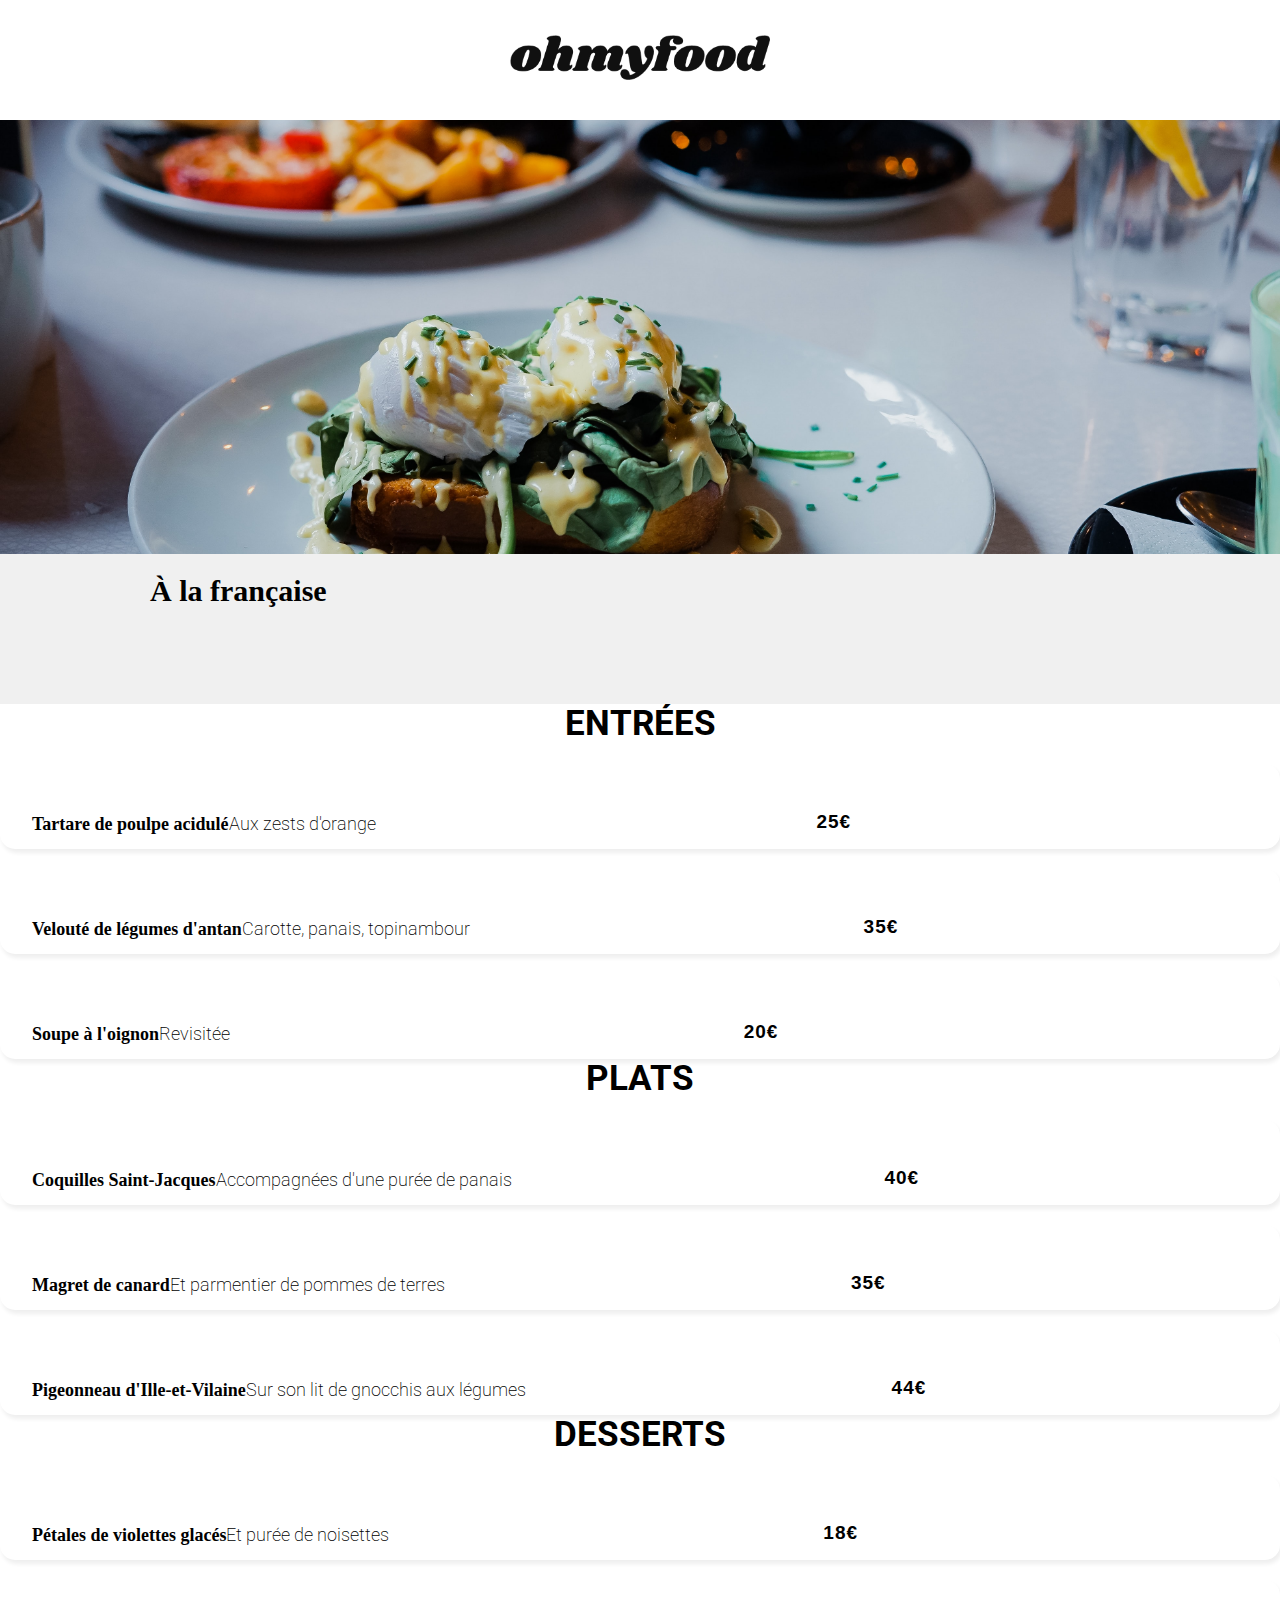
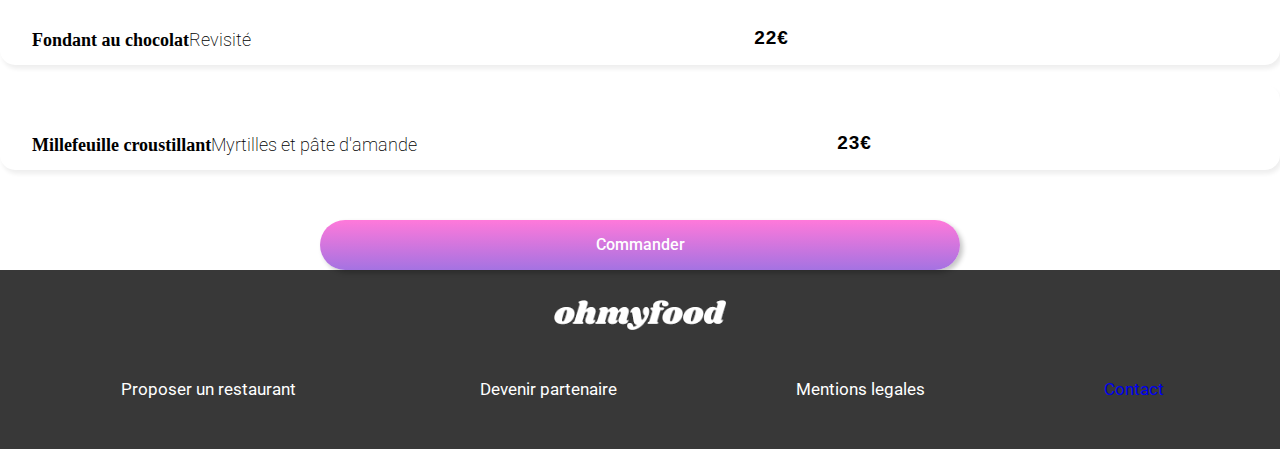
<file: à_la_Française.html>
<!DOCTYPE html>
  <html lang="fr">
    <head>
      <meta charset="UTF-8">
      <meta name="viewport" content="width=device-width,initial-scale=1.0">
      <link rel="stylesheet" href="https://use.fontawesome.com/releases/v5.14.0/css/all.css" integrity="sha384-HzLeBuhoNPvSl5KYnjx0BT+WB0QEEqLprO+NBkkk5gbc67FTaL7XIGa2w1L0Xbgc" crossorigin="anonymous"/>
      <link rel="stylesheet" href="style/index.css">
      <link rel="stylesheet" href="style/normalize.css"/>
      <link href="https://fonts.googleapis.com/css2?family=Roboto:wght@100;300;400;500;700;900&display=swap" rel="stylesheet">
      <link href="https://fonts.googleapis.com/css2?family=Shrikhand&display=swap" rel="stylesheet"> 
      <title>À la française</title>
      <meta name="title" content="à_la_française">
      <meta name="description" content="Ohmyfood! Un menu de qualité française.">
    </head>
  <body>
    <header>
      <div class="logo_section">
        <a href="/">
          <i class="fas arrow fa-arrow-left">
          </i>
        </a>
        <a href="/">
          <img class="logo_ohmyfood" src="style/images/logo/ohmyfood.png" alt="logo ohmyfood">
        </a>
      </div>
      <div>
        <img 
          class="menu_img" 
          src="style/images/restaurants/toa-heftiba-DQKerTsQwi0-unsplash.jpg" 
          alt="image d'un plat du menu à la française"
        >
      </div>
    </header>
    <main>
      <div class="main_menu">
        <header class="menu_header_1" >
          <h1>À la française
          </h1>
          <div class="heart_icon" >
            <i class="far ft fa-heart">
            </i>
            <i class="fas heart fa-heart">
            </i>
          </div> 
        </header>
      </div> 
      <section class="section_menu" >
        <header>
          <h2>ENTRÉES
          </h2>
          <div class="green_line">
          </div>
        </header>
        <article class="card_1">
          <div class="container">
            <div class="menu_card">
              <div class="menu_header">
                <h3 class="menu_title"> Tartare de poulpe acidulé
                </h3>
                <p class="menu_description"> Aux zests d'orange
                </p>
              </div>
              <span class="menu_price">25€
              </span>
              <div class="menu_confirmation">
                <div class="menu_icon">
                  <i class="fas icon_logo fa-check">
                  </i>
                </div>
              </div>  
            </div> 
          </div>
        </article>
        <article class="card_2">
          <div class="container">
            <div class="menu_card">
              <div class="menu_header">
                <h3 class="menu_title"> Velouté de légumes d'antan
                </h3>
                <p class="menu_description"> Carotte, panais, topinambour
                </p>
              </div>
              <span class="menu_price">35€
              </span>
              <div class="menu_confirmation">
                <div class="menu_icon">
                  <i class="fas icon_logo fa-check">
                  </i>
                </div>
              </div>  
            </div> 
          </div>
        </article>
        <article class="card_3">
          <div class="container">
            <div class="menu_card">
              <div class="menu_header">
                <h3 class="menu_title"> Soupe à l'oignon
                </h3>
                <p class="menu_description"> Revisitée
                </p>
              </div>
              <span class="menu_price">20€
              </span>
              <div class="menu_confirmation">
                <div class="menu_icon">
                  <i class="fas icon_logo fa-check">
                  </i>
                </div>
              </div>  
            </div> 
          </div>
        </article>
      </section>
      <section class="section_menu" >
        <header>
          <h2>PLATS
          </h2>
          <div class="green_line">
          </div>
        </header>
        <article class="card_4">
          <div class="container">
            <div class="menu_card">
              <div class="menu_header">
                <h3 class="menu_title"> Coquilles Saint-Jacques
                </h3>
                <p class="menu_description"> Accompagnées d'une purée de panais
                </p>
              </div>
              <span class="menu_price">40€
              </span>
              <div class="menu_confirmation">
                <div class="menu_icon">
                  <i class="fas icon_logo fa-check">
                  </i>
                </div>
              </div>  
            </div> 
          </div>
        </article>
        <article class="card_5">
          <div class="container">
            <div class="menu_card">
              <div class="menu_header">
                <h3 class="menu_title"> Magret de canard
                </h3>
                <p class="menu_description"> Et parmentier de pommes de terres
                </p>
              </div>
              <span class="menu_price">35€
              </span>
              <div class="menu_confirmation">
                <div class="menu_icon">
                  <i class="fas icon_logo fa-check">
                  </i>
                </div>
              </div>  
            </div> 
          </div>
        </article>
        <article class="card_6">
          <div class="container">
            <div class="menu_card">
              <div class="menu_header">
                <h3 class="menu_title"> Pigeonneau d'Ille-et-Vilaine
                </h3>
                <p class="menu_description"> Sur son lit de gnocchis aux légumes
                </p>
              </div>
              <span class="menu_price">44€
              </span>
              <div class="menu_confirmation">
                <div class="menu_icon">
                  <i class="fas icon_logo fa-check">
                  </i>
                </div>
              </div>  
            </div> 
          </div>
        </article>
      </section> 
      <section class="section_menu">
        <header>
          <h2>DESSERTS
          </h2>
          <div class="green_line">
          </div>
        </header>
        <article class="card_7">
          <div class="container">
            <div class="menu_card">
              <div class="menu_header">
                <h3 class="menu_title"> Pétales de violettes glacés
                </h3>
                <p class="menu_description"> Et purée de noisettes
                </p>
              </div>
              <span class="menu_price">18€
              </span>
              <div class="menu_confirmation">
                <div class="menu_icon">
                  <i class="fas icon_logo fa-check">
                  </i>
                </div>
              </div>  
            </div> 
          </div>
        </article>
        <article class="card_8">
          <div class="container">
            <div class="menu_card">
              <div class="menu_header">
                <h3 class="menu_title"> Fondant au chocolat
                </h3>
                <p class="menu_description"> Revisité
                </p>
              </div>
              <span class="menu_price">22€
              </span>
              <div class="menu_confirmation">
                <div class="menu_icon">
                  <i class="fas icon_logo fa-check">
                  </i>
                </div>
              </div>  
            </div> 
          </div>
        </article>
        <article class="card_9">
          <div class="container">
            <div class="menu_card">
              <div class="menu_header">
                <h3 class="menu_title"> Millefeuille croustillant
                </h3>
                <p class="menu_description"> Myrtilles et pâte d'amande
                </p>
              </div>
              <span class="menu_price">23€
              </span>
              <div class="menu_confirmation">
                <div class="menu_icon">
                  <i class="fas icon_logo fa-check">
                  </i>
                </div>
              </div>  
            </div> 
          </div>
        </article>
      </section>  
      <div class="button_box">
        <a href="#commander" class="explore_button">Commander
        </a>
      </div>
    </main>
    <footer class="footer">
      <div class="footer_media">
        <img class="logo_ohmyfood" src="style/images/logo/ohmyfood.png" alt="logo ohmyfood">
      </div> 
      <div class="footer_box">
        <div class="footer_text_box">
          <i class="fas fa-utensils">
          </i>
          <div class="footer_text">Proposer un restaurant
          </div>
        </div>
        <div class="footer_text_box">
          <i class="fas fa-hands-helping">
          </i>
          <div class="footer_text">Devenir partenaire
          </div>
        </div>
        <div class="footer_text_box_2">Mentions legales
        </div>
        <div class="footer_text_box_2">
          <a class="footer_text" href="mailto:ohmyfood@gmail.com">Contact
          </a>
        </div>
      </div>
    </footer> 
  </body>
</file>
<file: style/index.css>
* {
  margin: 0;
  padding: 0;
}

h2 {
  font-family: "roboto";
}

h3 {
  font-size: 18px;
  color: black;
}

p {
  font-family: "roboto";
  font-weight: 200;
  font-size: 18px;
}

a {
  text-decoration: none;
  font-family: "roboto";
}

.logo_section {
  display: flex;
  align-items: center;
  justify-content: center;
  width: 100%;
  height: 80px;
}
.logo_section .logo_ohmyfood {
  align-items: center;
  height: 32px;
}

.menu_img {
  -o-object-fit: cover;
     object-fit: cover;
}

.paris_section {
  display: flex;
  justify-content: center;
  width: 100%;
  height: 60px;
  background-color: rgba(128, 128, 128, 0.1);
  box-shadow: -2px -2px 0 1px rgba(0, 0, 0, 0.08);
}
.paris_section .city_box {
  display: flex;
  align-items: center;
  gap: 24px;
}
.paris_section .fa-map-marker-alt:before {
  display: flex;
  align-items: center;
  font-size: larger;
}
.paris_section .city {
  font-size: 19px;
  font-family: roboto;
}

.explore_section {
  display: flex;
  flex-direction: column;
  text-align: center;
  background-color: var(--lightgray);
  padding: 0 0 50px 0;
}
.explore_section h1 {
  font-weight: 600;
  font-size: 27px;
  font-family: roboto;
  padding: 35px 64px 15px 64px;
  margin: 0;
}
.explore_section p {
  padding: 0 40px 15px 40px;
}
.explore_section .button_box {
  display: flex;
  justify-content: center;
}
.explore_section .explore_button {
  width: 55%;
  height: 50px;
  border-radius: 100px;
  background: linear-gradient(#FF79DA, rgba(146, 86, 220, 0.831372549));
  box-shadow: 3px 3px 5px rgba(0, 0, 0, 0.228);
  color: white;
  font-family: "roboto";
  font-weight: 500;
}

.function_section {
  padding: 40px 30px;
  font-family: roboto;
}
.function_section h2 {
  font-size: 25px;
}
.function_section .function_button {
  display: flex;
  gap: 7%;
  background-color: rgba(128, 128, 128, 0.048);
  box-shadow: 6px 6px 5px rgba(0, 0, 0, 0.057);
  border-radius: 20px;
  padding: 30px 0;
  margin: 20px 0;
}
.function_section .number {
  display: flex;
  align-items: center;
  padding: 2px 7px;
  border-radius: 100%;
  transform: translateX(-50%);
  background-color: var(--mainpurple);
  color: white;
}
.function_section .function_logo {
  display: flex;
  align-items: center;
}
.function_section .function_text {
  display: flex;
  align-items: center;
}

.resto_section {
  display: flex;
  flex-direction: column;
  padding: 50px 30px 70px 30px;
  gap: 20px;
  background-color: var(--lightgray);
}
.resto_section h2 {
  font-size: 25px;
  padding: 0 0 20px 0;
}
.resto_section .resto_card {
  position: relative;
  box-shadow: 6px 4px 6px 4px rgba(0, 0, 0, 0.048);
  border-radius: 15px;
}
.resto_section .card_image {
  height: 180px;
  width: 100%;
  border-radius: 15px 15px 0 0;
  -o-object-fit: cover;
     object-fit: cover;
}
.resto_section .resto_card_new {
  position: absolute;
  top: 15px;
  right: 15px;
  display: flex;
  justify-content: center;
  align-items: center;
  width: 26%;
  height: 33px;
  background: var(--thirdgreen);
  color: rgba(7, 90, 7, 0.718);
  border-radius: 4px;
}
.resto_section .card_figcaption {
  display: flex;
  height: 50px;
  padding: 10px 15px 10px 12px;
  justify-content: space-between;
}
.resto_section .card_figcaption .card_text {
  display: flex;
  flex-direction: column;
  gap: 4px;
}
.resto_section .card_figcaption .resto_name {
  margin-top: 0px;
}
.resto_section .card_figcaption .resto_place {
  font-size: 17px;
  font-weight: 300;
  color: black;
}
.resto_section .card_figcaption .heart_icon {
  display: flex;
}

.footer {
  padding: 30px 0 45px 30px;
  background-color: rgb(56, 56, 56);
  color: white;
  font-family: roboto;
  font-weight: 400;
  font-size: 18px;
}
.footer .logo_ohmyfood {
  height: 20px;
  filter: brightness(20);
  padding: 0 0 13px 0;
}
.footer .footer_box {
  display: flex;
  flex-direction: column;
  gap: 6px;
}
.footer .footer_text_box {
  display: flex;
  gap: 3%;
}
.footer .footer_text_box_2 {
  display: flex;
  flex-direction: column;
}

:root {
  --mainpurple: #9356DC;
  --secondpink: #FF79DA;
  --thirdgreen: #99E2D0;
  --lightgray: rgba(128, 128, 128, 0.042);
}

.logo_section .fas {
  position: absolute;
  top: 30px;
  left: 35px;
  font-size: x-large;
}

.menu_img {
  width: 100%;
  height: 300px;
}

.menu_header {
  display: flex;
  justify-content: space-between;
  padding: 35px 35px 0 20px;
}
.menu_header h1 {
  font-family: shrikhand;
  font-size: 30px;
  margin: 0;
}

.main_menu {
  background-color: rgb(240, 240, 240);
  margin: -70px 0 0 0;
  border-radius: 40px 40px 0 0;
  padding: 0 12px 75px 12px;
  isolation: isolate;
}
.main_menu h2 {
  font-weight: 300;
  font-size: 22px;
  padding: 50px 0 8px 0;
}
.main_menu .green_line {
  width: 15%;
  height: 4px;
  background-color: var(--thirdgreen);
}

.heart_icon {
  display: flex;
  align-items: center;
  font-size: x-large;
}

.menu_card {
  display: flex;
  justify-content: space-between;
  background-color: white;
  border-radius: 15px;
  height: 70px;
  padding: 15px 23px 0 12px;
  margin: 20px 0 0 0;
  box-shadow: 2px 4px 4px rgba(0, 0, 0, 0.065);
}
.menu_card .menu_name {
  display: flex;
  flex-direction: column;
  gap: 10px;
}
.menu_card .menu_name h3 {
  font-family: Roboto;
  font-weight: 500;
  font-size: 20px;
}
.menu_card .menu_name p {
  font-weight: 300;
  font-size: 17px;
}
.menu_card .menu_price {
  display: flex;
  align-items: flex-end;
  font-size: 19px;
  font-weight: bold;
  font-family: Helvetica, sans-serif;
  letter-spacing: 1px;
  padding: 0 0 16px 0;
}

.button_box {
  display: flex;
  justify-content: center;
}

.explore_button {
  display: flex;
  justify-content: center;
  align-items: center;
  margin: 50px 0 0 0;
  width: 50%;
  height: 50px;
  border-radius: 100px;
  background: linear-gradient(#FF79DA, rgba(146, 86, 220, 0.831372549));
  box-shadow: 3px 3px 5px rgba(0, 0, 0, 0.228);
  color: white;
  font-family: "roboto";
  font-weight: 500;
}

@media screen and (min-width: 768px) {
  header {
    width: 100%;
  }
  header h2 {
    display: flex;
    justify-content: center;
    font-size: 35px;
  }

  .function_section {
    padding: 40px 80px;
  }

  .resto_section {
    justify-content: center;
    flex-flow: wrap;
  }
  .resto_section .resto_card {
    flex: 40%;
  }
  .resto_section .card_image {
    width: 100%;
  }

  .main_menu {
    border-radius: 0;
  }
  .main_menu .menu_header {
    padding: 35px 0;
    justify-content: center;
    gap: 10%;
  }
  .main_menu header .green_line {
    width: 100%;
  }

  .footer_media {
    display: flex;
    justify-content: center;
  }
  .footer_media .logo_ohmyfood {
    padding: 0 0 50px 0;
  }

  .footer {
    padding: 30px 30px 50px 30px;
  }
  .footer .footer_box {
    flex-direction: row;
    justify-content: space-around;
  }
  .footer .footer_box .footer_text_box {
    gap: 5px;
  }
  .footer .footer_box .footer_text {
    font-size: 18px;
  }
  .footer .footer_box .footer_text_box_2 {
    font-size: 18px;
  }
}
@media screen and (min-width: 992px) {
  header {
    display: flex;
    flex-direction: column;
  }

  .logo_section {
    height: 120px;
  }
  .logo_section .fas {
    display: none;
  }
  .logo_section .logo_ohmyfood {
    height: 45px;
  }

  .menu_img {
    height: 500px;
  }

  .main_menu {
    padding: 0 150px 75px 150px;
    border-radius: 0px;
  }
  .main_menu h1 {
    font-size: 30px;
  }
  .main_menu .menu_header {
    flex-direction: column;
    align-items: center;
    padding: 50px 0 0 0;
    gap: 20px;
  }

  .paris_section {
    height: 30px;
    order: -1;
  }
  .paris_section .city {
    font-size: 17px;
  }

  .explore_section {
    flex-direction: row;
    justify-content: space-around;
  }
  .explore_section h1 {
    padding: 35px 0 15px 0;
  }
  .explore_section p {
    padding: 0;
  }
  .explore_section .explore_button {
    width: 100%;
    padding: 0 80px;
    border-radius: 6px;
  }

  .function_section {
    display: flex;
    flex-flow: wrap;
    justify-content: space-between;
    padding: 20px 40px;
    gap: 20px;
  }
  .function_section .function_button {
    flex: 20%;
    gap: 10px;
    padding: 30px 22px;
  }

  .resto_section {
    justify-content: center;
    padding: 20px 40px 80px 40px;
  }
  .resto_section .resto_card {
    flex: 20%;
  }
  .resto_section .resto_card .resto_card_new {
    width: 35%;
  }
  .resto_section .card_image {
    width: 100%;
  }

  .footer .footer_media .logo_ohmyfood {
    height: 30px;
  }
  .footer .footer_box .footer_text {
    font-size: 17px;
  }
  .footer .footer_box .footer_text_box_2 {
    font-size: 17px;
  }
}
@media screen and (min-width: 1440px) {
  .logo_section {
    height: 120px;
  }
  .logo_section .logo_ohmyfood {
    height: 50px;
  }

  .menu_img {
    height: 500px;
  }

  .main_menu {
    padding: 0 150px 75px 150px;
    border-radius: 0px;
  }
  .main_menu .menu_header {
    flex-direction: column;
    align-items: center;
    padding: 50px 0 0 0;
    gap: 20px;
  }
  .main_menu .menu_header h1 {
    font-size: 35px;
  }

  .function_section .function_button {
    gap: 10px;
    padding: 30px 80px;
  }

  .resto_section {
    justify-content: center;
  }
  .resto_section .card_image {
    width: 100%;
  }
}/*# sourceMappingURL=index.css.map */
</file>
<file: sass/css/scss/index.css>
* {
  margin: 0;
  padding: 0;
}

h2 {
  font-family: "roboto";
}

h3 {
  font-size: 18px;
  color: black;
}

p {
  font-family: "roboto";
  font-weight: 200;
  font-size: 18px;
}

a {
  text-decoration: none;
  font-family: "roboto";
}

.logo_section {
  display: flex;
  align-items: center;
  justify-content: center;
  width: 100%;
  height: 80px;
}
.logo_section .logo_ohmyfood {
  align-items: center;
  height: 32px;
}

.paris_section {
  display: flex;
  align-items: center;
  justify-content: center;
  width: 100%;
  height: 60px;
  background-color: rgba(128, 128, 128, 0.1);
  box-shadow: -2px -2px 0 1px rgba(0, 0, 0, 0.08);
}
.paris_section .city_box {
  display: flex;
  align-items: center;
  gap: 24px;
}
.paris_section .fa-map-marker-alt:before {
  display: flex;
  align-items: center;
  font-size: larger;
}
.paris_section .city {
  font-size: 19px;
  font-family: roboto;
}

.explore_section {
  display: flex;
  flex-direction: column;
  text-align: center;
  background-color: var(--lightgray);
  padding: 0 0 50px 0;
}
.explore_section h1 {
  font-weight: 600;
  font-size: 27px;
  font-family: roboto;
  padding: 35px 64px 15px 64px;
  margin: 0;
}
.explore_section .explore_text {
  padding: 0 40px 15px 40px;
}
.explore_section .button_box {
  display: flex;
  justify-content: center;
}
.explore_section .explore_button {
  display: flex;
  justify-content: center;
  align-items: center;
  width: 55%;
  height: 50px;
  border-radius: 100px;
  background: linear-gradient(#FF79DA, rgba(146, 86, 220, 0.831372549));
  box-shadow: 3px 3px 5px rgba(0, 0, 0, 0.228);
  color: white;
  font-family: "roboto";
  font-weight: 500;
}

.function_section {
  padding: 40px 30px;
  font-family: roboto;
}
.function_section h2 {
  font-size: 25px;
}
.function_section .function_button {
  display: flex;
  gap: 7%;
  background-color: rgba(128, 128, 128, 0.048);
  box-shadow: 6px 6px 5px rgba(0, 0, 0, 0.057);
  border-radius: 20px;
  padding: 30px 0;
  margin: 20px 0;
}
.function_section .number {
  display: flex;
  align-items: center;
  padding: 2px 7px;
  border-radius: 100%;
  transform: translateX(-50%);
  background-color: var(--mainpurple);
  color: white;
}
.function_section .function_logo {
  display: flex;
  align-items: center;
}
.function_section .function_text {
  display: flex;
  align-items: center;
}

.resto_section {
  display: flex;
  flex-direction: column;
  padding: 50px 30px 70px 30px;
  gap: 20px;
  background-color: var(--lightgray);
}
.resto_section h2 {
  font-size: 25px;
  padding: 0 0 20px 0;
}
.resto_section .resto_card {
  position: relative;
  box-shadow: 6px 4px 6px 4px rgba(0, 0, 0, 0.048);
  border-radius: 15px;
}
.resto_section .card_image {
  height: 180px;
  width: 100%;
  border-radius: 15px 15px 0 0;
  -o-object-fit: cover;
     object-fit: cover;
}
.resto_section .resto_card_new {
  position: absolute;
  top: 15px;
  right: 15px;
  display: flex;
  justify-content: center;
  align-items: center;
  width: 26%;
  height: 33px;
  background: var(--thirdgreen);
  color: rgba(7, 90, 7, 0.718);
  border-radius: 4px;
}
.resto_section .card_figcaption {
  display: flex;
  height: 50px;
  padding: 10px 15px 10px 12px;
  justify-content: space-between;
}
.resto_section .card_figcaption .card_text {
  display: flex;
  flex-direction: column;
  gap: 4px;
}
.resto_section .card_figcaption .resto_name {
  margin-top: 0px;
}
.resto_section .card_figcaption .resto_place {
  font-size: 17px;
  font-weight: 300;
  color: black;
}
.resto_section .card_figcaption .heart_icon {
  display: flex;
}

.footer {
  padding: 30px 0 45px 30px;
  background-color: rgb(56, 56, 56);
  color: white;
  font-family: roboto;
  font-weight: 400;
  font-size: 18px;
}
.footer .logo_ohmyfood {
  height: 20px;
  filter: brightness(20);
  padding: 0 0 13px 0;
}
.footer .footer_box {
  display: flex;
  flex-direction: column;
  gap: 6px;
}
.footer .footer_text_box {
  display: flex;
  gap: 3%;
}
.footer .footer_text_box_2 {
  display: flex;
  flex-direction: column;
}

:root {
  --mainpurple: #9356DC;
  --secondpink: #FF79DA;
  --thirdgreen: #99E2D0;
  --lightgray: rgba(128, 128, 128, 0.042);
}/*# sourceMappingURL=index.css.map */
</file>
